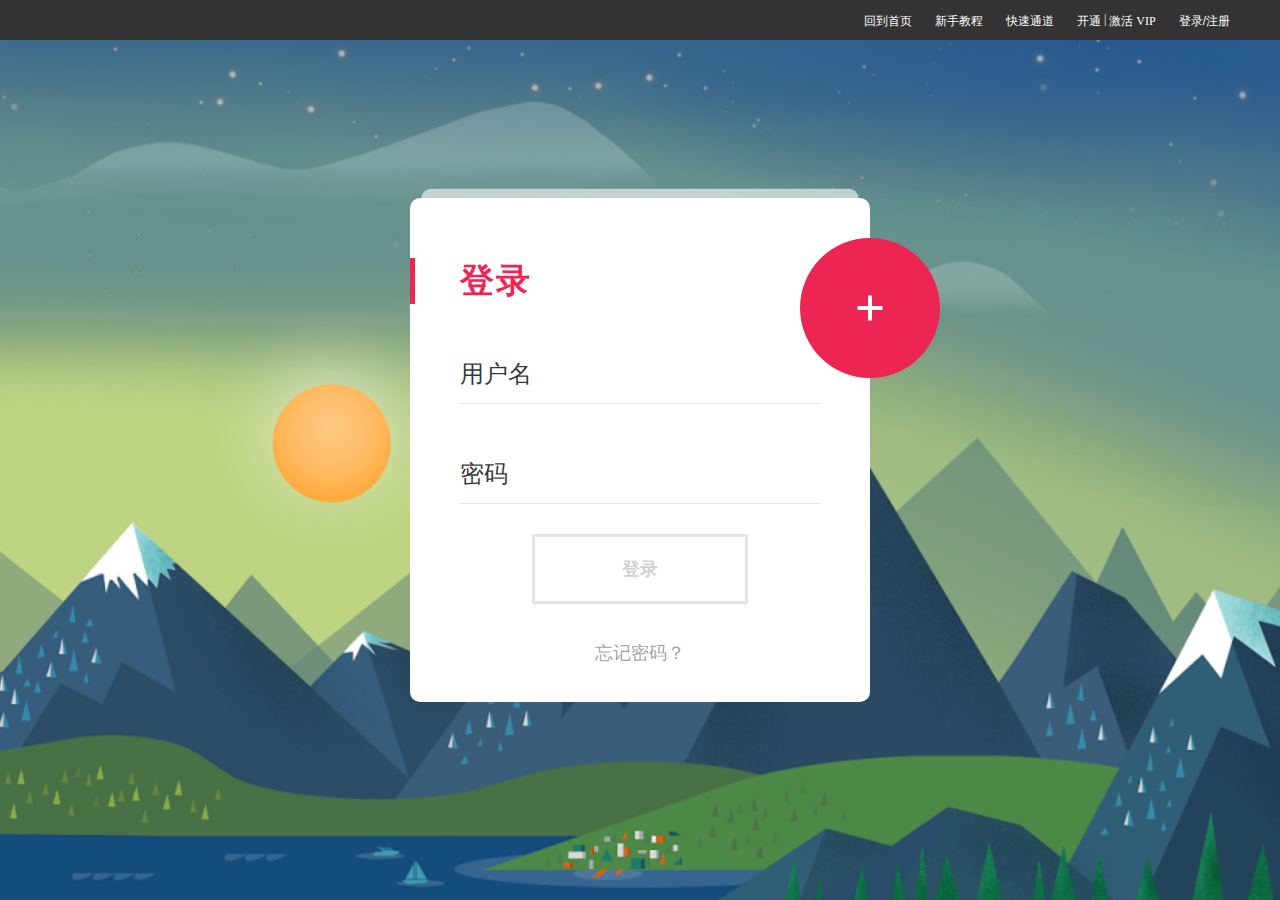
<file: src/main/resources/templates/login.html>
<!DOCTYPE html>
<html xmlns:th="http://www.thymeleaf.org" xmlns:layout="http://www.ultrag.net" xmlns:sec="http://www.thymeleaf.org/thymeleaf-extras-springsecurity4">
	<head>
		<meta charset="UTF-8">
		<title>登录注册</title>
		<link rel="stylesheet" href="css/font-awesome-4.7.0/css/font-awesome.min.css">
		<link rel="stylesheet" href="css/style.css">
		<link rel="stylesheet" href="./高考志愿汇/ipin-ico.css">
		<link rel="stylesheet" href="./高考志愿汇/base.css">
		<link rel="stylesheet" href="./高考志愿汇/index.css">
		<link rel="stylesheet" href="./高考志愿汇/scorePane.css">
	</head>
	<body>
		<div class="g-head">
			<common-head></common-head>
		</div>
		<div class="materialContainer">
			<div class="box">
				<form id="login" onsubmit="return false;">
					<div class="title">登录</div>
					<div class="input">
						<label for="name">用户名</label>
						<input type="text" name="username" id="name">
						<span class="spin"></span>
					</div>
					<div class="input">
						<label for="pass">密码</label>
						<input type="password" name="userpwd" id="pass">
						<span class="spin"></span>
					</div>
					<div class="button login">
						<button type="submit" id="btn-submit">
							<span>登录</span>
							<i class="fa fa-check"></i>
						</button>
					</div>
					<a href="javascript:" class="pass-forgot">忘记密码？</a>
			</div>


			</form>
			<div class="overbox">
				<form id="register" onsubmit="return false;">
					<div class="material-button alt-2">
						<span class="shape"></span>
					</div>
					<div class="title">注册</div>
					<div class="input">
						<label for="regname">用户名</label>
						<input type="text" name="username" id="regname">
						<span class="spin"></span>
					</div>
					<div class="input">
						<label for="regpass">密码</label>
						<input type="password" name="userpwd" id="regpass">
						<span class="spin"></span>
					</div>
					<div class="input">
						<label for="reregpass">确认密码</label>
						<input type="password" name="reuserpwd" id="reregpass">
						<span class="spin"></span>
					</div>
					<div class="button">
						<button type="submit" id="btn-submit">
							<span>注册</span>
						</button>
					</div>
				</form>
			</div>

		</div>
		<script src="js/jquery.min.js"></script>
		<script type="text/javascript" src="js/vue.min.js"></script>
		<script type="text/javascript" src="js/commit.js"></script>
		<script src="js/index.js"></script>
	</body>
</html>
</file>
<file: src/main/resources/templates/css/style.css>
.box {
   position: relative;
   top: 0;
   opacity: 1;
   float: left;
   padding: 60px 50px 40px 50px;
   width: 100%;
   background: #fff;
   border-radius: 10px;
   transform: scale(1);
   -webkit-transform: scale(1);
   -ms-transform: scale(1);
   z-index: 5;
}

.box.back {
   transform: scale(.95);
   -webkit-transform: scale(.95);
   -ms-transform: scale(.95);
   top: -20px;
   opacity: .8;
   z-index: -1;
}

.box:before {
   content: "";
   width: 100%;
   height: 30px;
   border-radius: 10px;
   position: absolute;
   top: -10px;
   background: rgba(255, 255, 255, .6);
   left: 0;
   transform: scale(.95);
   -webkit-transform: scale(.95);
   -ms-transform: scale(.95);
   z-index: -1;
}

.overbox .title {
   color: #fff;
}

.overbox .title:before {
   background: #fff;
}

.title {
   width: 100%;
   float: left;
   line-height: 46px;
   font-size: 34px;
   font-weight: 700;
   letter-spacing: 2px;
   color: #ED2553;
   position: relative;
}

.title:before {
   content: "";
   width: 5px;
   height: 100%;
   position: absolute;
   top: 0;
   left: -50px;
   background: #ED2553;
}

.input,
.input label,
.input input,
.input .spin,
.button,
.button button .button.login button i.fa,
.material-button .shape:before,
.material-button .shape:after,
.button.login button {
   transition: 300ms cubic-bezier(.4, 0, .2, 1);
   -webkit-transition: 300ms cubic-bezier(.4, 0, .2, 1);
   -ms-transition: 300ms cubic-bezier(.4, 0, .2, 1);
}

.material-button,
.alt-2,
.material-button .shape,
.alt-2 .shape,
.box {
   transition: 400ms cubic-bezier(.4, 0, .2, 1);
   -webkit-transition: 400ms cubic-bezier(.4, 0, .2, 1);
   -ms-transition: 400ms cubic-bezier(.4, 0, .2, 1);
}

.input,
.input label,
.input input,
.input .spin,
.button,
.button button {
   width: 100%;
   float: left;
}

.input,
.button {
   margin-top: 30px;
   height: 70px;
}

.input,
.input input,
.button,
.button button {
   position: relative;
}

.input input {
   height: 60px;
   top: 10px;
   border: none;
   background: transparent;
}

.input input,
.input label,
.button button {
   font-family: 'Roboto', sans-serif;
   font-size: 24px;
   color: rgba(0, 0, 0, 0.8);
   font-weight: 300;
}

.input:before,
.input .spin {
   width: 100%;
   height: 1px;
   position: absolute;
   bottom: 0;
   left: 0;
}

.input:before {
   content: "";
   background: rgba(0, 0, 0, 0.1);
   z-index: 3;
}

.input .spin {
   background: #ED2553;
   z-index: 4;
   width: 0;
}

.overbox .input .spin {
   background: rgba(255, 255, 255, 1);
}

.overbox .input:before {
   background: rgba(255, 255, 255, 0.5);
}

.input label {
   position: absolute;
   top: 10px;
   left: 0;
   z-index: 2;
   cursor: pointer;
   line-height: 60px;
}

.button.login {
   width: 60%;
   left: 20%;
}

.button.login button,
.button button {
   width: 100%;
   line-height: 64px;
   left: 0%;
   background-color: transparent;
   border: 3px solid rgba(0, 0, 0, 0.1);
   font-weight: 900;
   font-size: 18px;
   color: rgba(0, 0, 0, 0.2);
}

.button.login {
   margin-top: 30px;
}

.button {
   margin-top: 20px;
}

.button button {
   background-color: #fff;
   color: #ED2553;
   border: none;
}

.button.login button.active {
   border: 3px solid transparent;
   color: #fff !important;
}

.button.login button.active span {
   opacity: 0;
   transform: scale(0);
   -webkit-transform: scale(0);
   -ms-transform: scale(0);
}

.button.login button.active i.fa {
   opacity: 1;
   transform: scale(1) rotate(-0deg);
   -webkit-transform: scale(1) rotate(-0deg);
   -ms-transform: scale(1) rotate(-0deg);
}

.button.login button i.fa {
   width: 100%;
   height: 100%;
   position: absolute;
   top: 0;
   left: 0;
   line-height: 60px;
   transform: scale(0) rotate(-45deg);
   -webkit-transform: scale(0) rotate(-45deg);
   -ms-transform: scale(0) rotate(-45deg);
}

.button.login button:hover {
   color: #ED2553;
   border-color: #ED2553;
}

.button {
   margin: 40px 0;
   overflow: hidden;
   z-index: 2;
}

.button button {
   cursor: pointer;
   position: relative;
   z-index: 2;
}

.pass-forgot {
   width: 100%;
   float: left;
   text-align: center;
   color: rgba(0, 0, 0, 0.4);
   font-size: 18px;
}

.click-efect {
   position: absolute;
   top: 0;
   left: 0;
   background: #ED2553;
   border-radius: 50%;
}

.overbox {
   width: 100%;
   height: 100%;
   position: absolute;
   top: 0;
   left: 0;
   overflow: inherit;
   border-radius: 10px;
   padding: 60px 50px 40px 50px;
}

.overbox .title,
.overbox .button,
.overbox .input {
   z-index: 111;
   position: relative;
   color: #fff !important;
   display: none;
}

.overbox .title {
   width: 80%;
}

.overbox .input {
   margin-top: 20px;
}

.overbox .input input,
.overbox .input label {
   color: #fff;
}

.overbox .material-button,
.overbox .material-button .shape,
.overbox .alt-2,
.overbox .alt-2 .shape {
   display: block;
}

.material-button,
.alt-2 {
   width: 140px;
   height: 140px;
   border-radius: 50%;
   background: #ED2553;
   position: absolute;
   top: 40px;
   right: -70px;
   cursor: pointer;
   z-index: 100;
   transform: translate(0%, 0%);
   -webkit-transform: translate(0%, 0%);
   -ms-transform: translate(0%, 0%);
}

.material-button .shape,
.alt-2 .shape {
   position: absolute;
   top: 0;
   right: 0;
   width: 100%;
   height: 100%;
}

.material-button .shape:before,
.alt-2 .shape:before,
.material-button .shape:after,
.alt-2 .shape:after {
   content: "";
   background: #fff;
   position: absolute;
   top: 50%;
   left: 50%;
   transform: translate(-50%, -50%) rotate(360deg);
   -webkit-transform: translate(-50%, -50%) rotate(360deg);
   -ms-transform: translate(-50%, -50%) rotate(360deg);
}

.material-button .shape:before,
.alt-2 .shape:before {
   width: 25px;
   height: 4px;
}

.material-button .shape:after,
.alt-2 .shape:after {
   height: 25px;
   width: 4px;
}

.material-button.active,
.alt-2.active {
   top: 50%;
   right: 50%;
   transform: translate(50%, -50%) rotate(0deg);
   -webkit-transform: translate(50%, -50%) rotate(0deg);
   -ms-transform: translate(50%, -50%) rotate(0deg);
}

body {
   background-image: url(../images/bg.png);
   background-position: center;
   background-size: cover;
   background-repeat: no-repeat;
   min-height: 100vh;
   font-family: 'Roboto', sans-serif;
}

body,
html {
   overflow: hidden;
}

.materialContainer {
   width: 100%;
   max-width: 460px;
   position: absolute;
   top: 50%;
   left: 50%;
   transform: translate(-50%, -50%);
   -webkit-transform: translate(-50%, -50%);
   -ms-transform: translate(-50%, -50%);
}

*,
*:after,
*::before {
   -webkit-box-sizing: border-box;
   -moz-box-sizing: border-box;
   box-sizing: border-box;
   margin: 0;
   padding: 0;
   text-decoration: none;
   list-style-type: none;
   outline: none;
}
</file>
<file: src/main/resources/templates/高考志愿汇/ipin-ico.css>
/* Generated by grunt-webfont */


@font-face {
	font-family:"ipin-ico";
	src:url("ipin-ico.eot?112a4f9a80d38f47af4f4f7b32225654");
	src:url("ipin-ico.eot?#iefix") format("embedded-opentype"),
		url("ipin-ico.woff2?112a4f9a80d38f47af4f4f7b32225654") format("woff2"),
		url("ipin-ico.woff?112a4f9a80d38f47af4f4f7b32225654") format("woff"),
		url("ipin-ico.ttf?112a4f9a80d38f47af4f4f7b32225654") format("truetype");
	font-weight:normal;
	font-style:normal;
}

.ipo {
	
		font-family:"ipin-ico";
	
	display:inline-block;
	vertical-align:middle;
	line-height:1;
	font-weight:normal;
	font-style:normal;
	speak:none;
	text-decoration:inherit;
	text-transform:none;
	text-rendering:auto;
	-webkit-font-smoothing:antialiased;
	-moz-osx-font-smoothing:grayscale;
}


/* Icons */


.ipin-ico-checked:before {
	content:"\f101";
}


.ipin-ico-close:before {
	content:"\f102";
}


.ipin-ico-colldown:before {
	content:"\f103";
}


.ipin-ico-collup:before {
	content:"\f104";
}


.ipin-ico-delete:before {
	content:"\f105";
}


.ipin-ico-down:before {
	content:"\f106";
}


.ipin-ico-download:before {
	content:"\f107";
}


.ipin-ico-droparrow:before {
	content:"\f108";
}


.ipin-ico-export:before {
	content:"\f109";
}


.ipin-ico-faq:before {
	content:"\f10a";
}


.ipin-ico-iconadd:before {
	content:"\f10b";
}


.ipin-ico-icontips:before {
	content:"\f10c";
}


.ipin-ico-left:before {
	content:"\f10d";
}


.ipin-ico-message:before {
	content:"\f10e";
}


.ipin-ico-pan:before {
	content:"\f10f";
}


.ipin-ico-phone:before {
	content:"\f110";
}


.ipin-ico-qq:before {
	content:"\f111";
}


.ipin-ico-right:before {
	content:"\f112";
}


.ipin-ico-save:before {
	content:"\f113";
}


.ipin-ico-share:before {
	content:"\f114";
}


.ipin-ico-start:before {
	content:"\f115";
}


.ipin-ico-taobao:before {
	content:"\f116";
}


.ipin-ico-threeline:before {
	content:"\f117";
}


.ipin-ico-up:before {
	content:"\f118";
}


.ipin-ico-up2:before {
	content:"\f119";
}


.ipin-ico-uparrow:before {
	content:"\f11a";
}


.ipin-ico-v:before {
	content:"\f11b";
}


.ipin-ico-wechat-pay:before {
	content:"\f11c";
}


.ipin-ico-wx:before {
	content:"\f11d";
}


.ipin-ico-zfb:before {
	content:"\f11e";
}
</file>
<file: src/main/resources/templates/高考志愿汇/base.css>
.win-pop .inner .hd:before,.win-pop .inner .row:before,.win-pop .inner .row .btn-group:before,.win-pop .inner .hd:after,.win-pop .inner .row:after,.win-pop .inner .row .btn-group:after {
	display: table;
	content: ""
}

.win-pop .inner .hd:after,.win-pop .inner .row:after,.win-pop .inner .row .btn-group:after {
	clear: both
}

.f-p0 {
	padding: 0px !important
}

.f-pl0 {
	padding-left: 0px !important
}

.f-pr0 {
	padding-right: 0px !important
}

.f-pt0 {
	padding-top: 0px !important
}

.f-pb0 {
	padding-bottom: 0px !important
}

.f-m0 {
	margin: 0px !important
}

.f-ml0 {
	margin-left: 0px !important
}

.f-mr0 {
	margin-right: 0px !important
}

.f-mt0 {
	margin-top: 0px !important
}

.f-mb0 {
	margin-bottom: 0px !important
}

.f-p5 {
	padding: 5px !important
}

.f-pl5 {
	padding-left: 5px !important
}

.f-pr5 {
	padding-right: 5px !important
}

.f-pt5 {
	padding-top: 5px !important
}

.f-pb5 {
	padding-bottom: 5px !important
}

.f-m5 {
	margin: 5px !important
}

.f-ml5 {
	margin-left: 5px !important
}

.f-mr5 {
	margin-right: 5px !important
}

.f-mt5 {
	margin-top: 5px !important
}

.f-mb5 {
	margin-bottom: 5px !important
}

.f-p10 {
	padding: 10px !important
}

.f-pl10 {
	padding-left: 10px !important
}

.f-pr10 {
	padding-right: 10px !important
}

.f-pt10 {
	padding-top: 10px !important
}

.f-pb10 {
	padding-bottom: 10px !important
}

.f-m10 {
	margin: 10px !important
}

.f-ml10 {
	margin-left: 10px !important
}

.f-mr10 {
	margin-right: 10px !important
}

.f-mt10 {
	margin-top: 10px !important
}

.f-mb10 {
	margin-bottom: 10px !important
}

.f-p15 {
	padding: 15px !important
}

.f-pl15 {
	padding-left: 15px !important
}

.f-pr15 {
	padding-right: 15px !important
}

.f-pt15 {
	padding-top: 15px !important
}

.f-pb15 {
	padding-bottom: 15px !important
}

.f-m15 {
	margin: 15px !important
}

.f-ml15 {
	margin-left: 15px !important
}

.f-mr15 {
	margin-right: 15px !important
}

.f-mt15 {
	margin-top: 15px !important
}

.f-mb15 {
	margin-bottom: 15px !important
}

.f-p20 {
	padding: 20px !important
}

.f-pl20 {
	padding-left: 20px !important
}

.f-pr20 {
	padding-right: 20px !important
}

.f-pt20 {
	padding-top: 20px !important
}

.f-pb20 {
	padding-bottom: 20px !important
}

.f-m20 {
	margin: 20px !important
}

.f-ml20 {
	margin-left: 20px !important
}

.f-mr20 {
	margin-right: 20px !important
}

.f-mt20 {
	margin-top: 20px !important
}

.f-mb20 {
	margin-bottom: 20px !important
}

.f-p25 {
	padding: 25px !important
}

.f-pl25 {
	padding-left: 25px !important
}

.f-pr25 {
	padding-right: 25px !important
}

.f-pt25 {
	padding-top: 25px !important
}

.f-pb25 {
	padding-bottom: 25px !important
}

.f-m25 {
	margin: 25px !important
}

.f-ml25 {
	margin-left: 25px !important
}

.f-mr25 {
	margin-right: 25px !important
}

.f-mt25 {
	margin-top: 25px !important
}

.f-mb25 {
	margin-bottom: 25px !important
}

.f-p30 {
	padding: 30px !important
}

.f-pl30 {
	padding-left: 30px !important
}

.f-pr30 {
	padding-right: 30px !important
}

.f-pt30 {
	padding-top: 30px !important
}

.f-pb30 {
	padding-bottom: 30px !important
}

.f-m30 {
	margin: 30px !important
}

.f-ml30 {
	margin-left: 30px !important
}

.f-mr30 {
	margin-right: 30px !important
}

.f-mt30 {
	margin-top: 30px !important
}

.f-mb30 {
	margin-bottom: 30px !important
}

.f-p35 {
	padding: 35px !important
}

.f-pl35 {
	padding-left: 35px !important
}

.f-pr35 {
	padding-right: 35px !important
}

.f-pt35 {
	padding-top: 35px !important
}

.f-pb35 {
	padding-bottom: 35px !important
}

.f-m35 {
	margin: 35px !important
}

.f-ml35 {
	margin-left: 35px !important
}

.f-mr35 {
	margin-right: 35px !important
}

.f-mt35 {
	margin-top: 35px !important
}

.f-mb35 {
	margin-bottom: 35px !important
}

.f-p40 {
	padding: 40px !important
}

.f-pl40 {
	padding-left: 40px !important
}

.f-pr40 {
	padding-right: 40px !important
}

.f-pt40 {
	padding-top: 40px !important
}

.f-pb40 {
	padding-bottom: 40px !important
}

.f-m40 {
	margin: 40px !important
}

.f-ml40 {
	margin-left: 40px !important
}

.f-mr40 {
	margin-right: 40px !important
}

.f-mt40 {
	margin-top: 40px !important
}

.f-mb40 {
	margin-bottom: 40px !important
}

.f-p45 {
	padding: 45px !important
}

.f-pl45 {
	padding-left: 45px !important
}

.f-pr45 {
	padding-right: 45px !important
}

.f-pt45 {
	padding-top: 45px !important
}

.f-pb45 {
	padding-bottom: 45px !important
}

.f-m45 {
	margin: 45px !important
}

.f-ml45 {
	margin-left: 45px !important
}

.f-mr45 {
	margin-right: 45px !important
}

.f-mt45 {
	margin-top: 45px !important
}

.f-mb45 {
	margin-bottom: 45px !important
}

.f-p50 {
	padding: 50px !important
}

.f-pl50 {
	padding-left: 50px !important
}

.f-pr50 {
	padding-right: 50px !important
}

.f-pt50 {
	padding-top: 50px !important
}

.f-pb50 {
	padding-bottom: 50px !important
}

.f-m50 {
	margin: 50px !important
}

.f-ml50 {
	margin-left: 50px !important
}

.f-mr50 {
	margin-right: 50px !important
}

.f-mt50 {
	margin-top: 50px !important
}

.f-mb50 {
	margin-bottom: 50px !important
}

.f-p80 {
	padding: 80px !important
}

.f-pl80 {
	padding-left: 80px !important
}

.f-pr80 {
	padding-right: 80px !important
}

.f-pt80 {
	padding-top: 80px !important
}

.f-pb80 {
	padding-bottom: 80px !important
}

.f-m80 {
	margin: 80px !important
}

.f-ml80 {
	margin-left: 80px !important
}

.f-mr80 {
	margin-right: 80px !important
}

.f-mt80 {
	margin-top: 80px !important
}

.f-mb80 {
	margin-bottom: 80px !important
}

.f-p130 {
	padding: 130px !important
}

.f-pl130 {
	padding-left: 130px !important
}

.f-pr130 {
	padding-right: 130px !important
}

.f-pt130 {
	padding-top: 130px !important
}

.f-pb130 {
	padding-bottom: 130px !important
}

.f-m130 {
	margin: 130px !important
}

.f-ml130 {
	margin-left: 130px !important
}

.f-mr130 {
	margin-right: 130px !important
}

.f-mt130 {
	margin-top: 130px !important
}

.f-mb130 {
	margin-bottom: 130px !important
}

.clearfix {
	*zoom: 1
}

.clearfix:before,.clearfix:after {
	display: table;
	content: ""
}

.clearfix:after {
	clear: both
}

.clear {
	*zoom: 1
}

.clear:before,.clear:after {
	display: table;
	content: ""
}

.clear:after {
	clear: both
}

.hide,.hidden {
	display: none !important;
	visibility: hidden !important
}

.fr {
	float: right !important
}

.fl {
	float: left !important
}

.mask {
	position: fixed;
	top: 0;
	left: 0;
	right: 0;
	bottom: 0;
	background-color: #000;
	filter: alpha(opacity=20);
	opacity: 0.2;
	_position: absolute;
	z-index: 9999
}

.content {
	width: 1200px;
	margin: 0 auto;
	position: relative;
	color: #333
}

html,body,div,span,applet,object,iframe,h1,h2,h3,h4,h5,h6,p,blockquote,pre,a,abbr,acronym,address,big,cite,code,del,dfn,em,img,ins,kbd,q,s,samp,small,strike,strong,sub,sup,tt,var,b,u,i,center,dl,dt,dd,ol,ul,li,fieldset,form,label,legend,table,caption,tbody,tfoot,thead,tr,th,td,article,aside,canvas,details,embed,figure,figcaption,footer,header,hgroup,menu,nav,output,ruby,section,summary,time,mark,audio,video {
	margin: 0;
	padding: 0;
	border: 0;
	font: inherit;
	font-size: 100%;
	vertical-align: baseline
}

html {
	width: 100%;
	line-height: 1;
	font-family: arial,"microsoft yahei",verdana, simsun;
	-webkit-text-size-adjust: 100%;
	-ms-text-size-adjust: 100%
}

body {
	background-color: #fff;
	font-size: 12px;
	font-family: "Microsoft Yahei" !important
}

h1,h2,h3,h4,h5,h6 {
	font-weight: 100
}

article,aside,details,figcaption,figure,footer,header,hgroup,main,menu,nav,section,summary {
	display: block
}

audio,canvas,video {
	display: inline-block
}

audio:not([controls]) {
	display: none;
	height: 0
}

abbr[title] {
	border-bottom: 1px dotted
}

b,strong {
	font-weight: bold
}

dfn {
	font-style: italic
}

hr {
	-moz-box-sizing: content-box;
	box-sizing: content-box;
	height: 0
}

mark {
	background: #ff0;
	color: #000
}

code,kbd,pre,samp {
	font-family: monospace,serif;
	font-size: 1em
}

pre {
	white-space: pre-wrap
}

q,blockquote {
	quotes: "\201C" "\201D" "\2018" "\2019"
}

q:before,q:after,blockquote:before,blockquote:after {
	content: "";
	content: none
}

small {
	font-size: 80%
}

sub,sup {
	font-size: 75%;
	line-height: 0;
	position: relative;
	vertical-align: baseline
}

sup {
	top: -0.5em
}

sub {
	bottom: -0.25em
}

svg:not(:root) {
	overflow: hidden
}

li,ol,dl,dt,dd {
	list-style: none
}

i,em,u,s {
	font-style: normal
}

img {
	border: 0;
	vertical-align: top
}

table {
	border-collapse: collapse;
	border-spacing: 0
}

caption,th,td {
	text-align: left;
	font-weight: normal;
	vertical-align: middle
}

legend {
	border: 0;
	padding: 0
}

textarea {
	overflow: auto;
	vertical-align: top
}

optgroup {
	font-style: normal
}

button,input,select,textarea {
	font-family: inherit;
	font-size: 100%;
	margin: 0;
	outline: none
}

button,input {
	line-height: normal
}

button,select {
	text-transform: none
}

button,input[type="button"],input[type="reset"],input[type="submit"] {
	-webkit-appearance: button;
	cursor: pointer
}

button[disabled],input[disabled] {
	cursor: default
}

button::-moz-focus-inner,input::-moz-focus-inner {
	border: 0;
	padding: 0
}

input {
	border: 0;
	font-family: arial,"microsoft yahei",verdana, simsun;
	outline: none
}

input[type="checkbox"],input[type="radio"] {
	box-sizing: border-box;
	padding: 0
}

input[type="search"] {
	-webkit-appearance: textfield;
	-moz-box-sizing: content-box;
	-webkit-box-sizing: content-box;
	box-sizing: content-box
}

input[type="search"]::-webkit-search-cancel-button,input[type="search"]::-webkit-search-decoration {
	-webkit-appearance: none
}

input::-webkit-input-placeholder,textarea::-webkit-input-placeholder {
	font-size: 14px;
	color: #ccc !important
}

input:-moz-placeholder,textarea:-moz-input-placeholder {
	font-size: 14px;
	color: #ccc !important
}

input::-moz-placeholder,textarea::-moz-input-placeholder {
	font-size: 14px;
	color: #ccc !important
}

input:-ms-input-placeholder,textarea:-ms-input-placeholder {
	font-size: 14px;
	color: #ccc !important
}

input:-webkit-autofill,textarea:-webkit-autofill,select:-webkit-autofill {
	background-color: #fff !important
}

a {
	color: #333;
	border: none;
	text-decoration: none;
	font-family: arial,"microsoft yahei",verdana, simsun
}

a:focus {
	outline: 0
}

a:active,a:hover {
	outline: 0
}[hidden] {
	display: none
}

body {
	min-width: 1200px
}

.pop {
	position: absolute;
	z-index: 10000;
	*zoom: 1;
	width: 480px
}

.pop:before,.pop:after {
	display: table;
	content: ""
}

.pop:after {
	clear: both
}

.pop .bg {
	background: #f4f4f4;
	height: 100%
}

.pop .bd {
	height: 80px
}

.pos-ststic {
	position: static !important
}

.win-fixed {
	left: 50%;
	top: 50%;
	position: fixed;
	_position: absolute
}

.iframeMask {
	opacity: 0;
	z-index: 9998;
	filter: alpha(opacity=0)
}

.bnt {
	display: inline-block;
	vertical-align: middle;
	*vertical-align: auto;
	*zoom: 1;
	*display: inline;
	height: 30px;
	color: #fff;
	line-height: 30px;
	background: #ff7e00;
	text-align: center;
	padding: 0px 10px;
	text-decoration: none;
	vertical-align: middle;
	-moz-border-radius: 2px;
	-webkit-border-radius: 2px;
	border-radius: 2px;
	-moz-box-shadow: 0px 1px 1px #ff7e00;
	-webkit-box-shadow: 0px 1px 1px #ff7e00;
	box-shadow: 0px 1px 1px #ff7e00
}

.bnt:hover {
	background: #ff7e00
}

.bnt:active {
	-moz-box-shadow: 0px -1px 1px #ff7e00;
	-webkit-box-shadow: 0px -1px 1px #ff7e00;
	box-shadow: 0px -1px 1px #ff7e00
}

.bnt-lg {
	height: 35px;
	line-height: 35px;
	padding: 0px 25px;
	font-size: 14px
}

.bnt-weibo {
	background: #eb6767;
	-moz-box-shadow: 0px 1px 1px #b91d1d;
	-webkit-box-shadow: 0px 1px 1px #b91d1d;
	box-shadow: 0px 1px 1px #b91d1d
}

.bnt-weibo:hover {
	background: #f48181;
	-moz-box-shadow: 0px 1px 1px #cd3d3d;
	-webkit-box-shadow: 0px 1px 1px #cd3d3d;
	box-shadow: 0px 1px 1px #cd3d3d
}

.bnt-weibo:active {
	background: #db5858;
	-moz-box-shadow: 0px -1px 1px #a80808;
	-webkit-box-shadow: 0px -1px 1px #a80808;
	box-shadow: 0px -1px 1px #a80808
}

.bnt-qq {
	background: #58c1ec;
	-moz-box-shadow: 0px 1px 1px #0e9fcd;
	-webkit-box-shadow: 0px 1px 1px #0e9fcd;
	box-shadow: 0px 1px 1px #0e9fcd
}

.bnt-qq:hover {
	background: #76d0f5;
	-moz-box-shadow: 0px 1px 1px #3da4ca;
	-webkit-box-shadow: 0px 1px 1px #3da4ca;
	box-shadow: 0px 1px 1px #3da4ca
}

.bnt-qq:active {
	background: #4eacd1;
	-moz-box-shadow: 0px -1px 1px #0087b1;
	-webkit-box-shadow: 0px -1px 1px #0087b1;
	box-shadow: 0px -1px 1px #0087b1
}



.bnt-cancel {
	background: #f8f8f6;
	color: #666;
	-moz-box-shadow: 0 2px 1px #B5C6D8,1px 0 1px #B5C6D8,-1px 0 1px #B5C6D8,0px -1px 1px #B5C6D8;
	-webkit-box-shadow: 0 2px 1px #B5C6D8,1px 0 1px #B5C6D8,-1px 0 1px #B5C6D8,0px -1px 1px #B5C6D8;
	box-shadow: 0 2px 1px #B5C6D8,1px 0 1px #B5C6D8,-1px 0 1px #B5C6D8,0px -1px 1px #B5C6D8
}

.bnt-cancel:hover {
	background: #f4f4f1;
	-moz-box-shadow: 0 2px 2px #7bb3e0,1px 0 1px #7bb3e0,-1px 0 1px #7bb3e0,0px -1px 1px #7bb3e0;
	-webkit-box-shadow: 0 2px 2px #7bb3e0,1px 0 1px #7bb3e0,-1px 0 1px #7bb3e0,0px -1px 1px #7bb3e0;
	box-shadow: 0 2px 2px #7bb3e0,1px 0 1px #7bb3e0,-1px 0 1px #7bb3e0,0px -1px 1px #7bb3e0
}

.bnt-cancel:active {
	background: #f4f4f1;
	-moz-box-shadow: 0px 1px 1px #7393ad,1px 0 1px #7393ad,-1px 0 1px #7393ad,0px -2px 2px #7393ad;
	-webkit-box-shadow: 0px 1px 1px #7393ad,1px 0 1px #7393ad,-1px 0 1px #7393ad,0px -2px 2px #7393ad;
	box-shadow: 0px 1px 1px #7393ad,1px 0 1px #7393ad,-1px 0 1px #7393ad,0px -2px 2px #7393ad
}

.bnt-disable {
	background: #999999;
	color: #fff;
	cursor: no-drop;
	-moz-box-shadow: 0px 2px 2px #999;
	-webkit-box-shadow: 0px 2px 2px #999;
	box-shadow: 0px 2px 2px #999
}

.bnt-disable:hover {
	color: #fff;
	background: #999999;
	-moz-box-shadow: 0px 2px 2px #999;
	-webkit-box-shadow: 0px 2px 2px #999;
	box-shadow: 0px 2px 2px #999
}

.bnt-disable:active {
	color: #fff;
	background: #999999;
	-moz-box-shadow: 0px 2px 2px #999;
	-webkit-box-shadow: 0px 2px 2px #999;
	box-shadow: 0px 2px 2px #999
}

.tips {
	position: absolute;
	top: 200px;
	left: 200px;
	width: 120px;
	background: rgba(0,0,0,0.7);
	filter: progid:DXImageTransform.Microsoft.gradient(startColorstr=#80000000,endColorstr=#80000000);
	border-radius: 6px;
	color: #ddd;
	line-height: 1.2;
	padding: 16px 8px;
	text-align: center;
	z-index: 20000
}

.tips .txt {
	font-size: 14px
}



.bigTip {
	width: 400px;
	height: 72px;
	padding: 20px
}

.bigTip span {
	display: inline-block;
	vertical-align: middle;
	font-size: 24px;
	line-height: 72px
}

.bigTip .tip-icon {
	display: inline-block;
	width: 32px;
	height: 32px;
	margin-right: 12px
}

.input-pop {
	height: 240px;
	width: 480px
}

.input-pop .bd {
	padding: 50px 60px 40px 50px;
	width: 370px;
	height: 150px
}

.input-pop .bd .txt {
	font-size: 16px;
	color: #666;
	line-height: 50px;
	vertical-align: middle
}

.input-pop .bd .input {
	margin-top: 10px
}

.input-pop .bd .input input {
	border-radius: 5px;
	border: 2px solid #e1e1e1;
	padding: 7px 0 7px 10px;
	width: 230px;
	height: 14px;
	vertical-align: middle;
	color: #ccc
}

.input-pop .bd .input input:focus,.input-pop .bd .input input.focus {
	color: #666
}

.input-pop .bd .input .bnt {
	vertical-align: top;
	margin-left: 10px
}

.input-pop .bd .input .error {
	border-color: #f27e51
}

.input-pop .bd .bnt-area {
	margin-top: 25px;
	text-align: center
}

.input-pop .bd .bnt-area .bnt {
	width: 90px;
	padding: 0px
}

.input-pop .bd .bnt-area .bnt-cancel {
	margin-left: 50px
}

.need-login {
	height: 240px;
	width: 480px
}

.need-login .bd {
	padding: 60px 70px 60px 55px;
	height: 120px;
	width: 355px;
	text-align: center
}

.need-login .bd .txt {
	margin-top: 20px;
	font-size: 16px;
	color: #666
}

.need-login .bd .txt img {
	margin-right: 10px;
	vertical-align: middle;
	-moz-border-radius: 3px;
	-webkit-border-radius: 3px;
	border-radius: 3px
}

.need-login .bd .bnt-area {
	margin-top: 50px
}

.need-login .bd .bnt-area .bnt {
	padding: 0 20px
}

.need-login .bd .bnt-area .bnt-weibo {
	margin-right: 45px
}

.win-msgbox {
	height: 200px;
	width: 350px;
	margin-left: -175px;
	margin-top: -100px
}

.win-msgbox .gr,.win-msgbox .gl {
	background: none
}

.win-msgbox .bg {
	padding: 0 15px 0 35px;
	overflow: hidden;
	background: #fff
}

.win-msgbox .hd {
	display: none
}

.win-msgbox .bd {
	height: 80px;
	width: 300px;
	padding: 60px 0 0 10px
}

.win-msgbox .bd .msgContent {
	float: left;
	width: 245px;
	word-break: break-all;
	margin-left: 5px;
	line-height: 1.5;
	font-size: 16px
}

.win-msgbox .bd .icon {
	margin-top: -5px;
	width: 30px;
	height: 30px;
	float: left
}


.win-msgbox .fd {
	margin: 5px 0 15px;
	height: 30px;
	text-align: right
}

.win-msgbox .fd a {
	margin-right: 10px;
	display: inline-block;
	height: 26px;
	overflow: hidden;
	position: relative;
	text-align: center;
	vertical-align: middle;
	-moz-border-radius: 4px;
	-webkit-border-radius: 4px;
	border-radius: 4px;
	text-align: center;
	-moz-box-shadow: 0 2px 0 #3372a6;
	-webkit-box-shadow: 0 2px 0 #3372a6;
	box-shadow: 0 2px 0 #3372a6;
	border: 1px solid #4499dd;
	background: #4499dd
}

.win-msgbox .fd a:hover {
	background: #64a7de;
	-moz-box-shadow: 0 2px 0 #4b7da6;
	-webkit-box-shadow: 0 2px 0 #4b7da6;
	box-shadow: 0 2px 0 #4b7da6
}

.win-msgbox .fd a:active {
	background: #3f8dcc;
	-moz-box-shadow: 0 -2px 0 #2f6999;
	-webkit-box-shadow: 0 -2px 0 #2f6999;
	box-shadow: 0 -2px 0 #2f6999
}

.win-msgbox .fd a span {
	display: inline-block;
	height: 26px;
	font-size: 14px;
	line-height: 26px;
	border: 0 none;
	color: #FFF !important;
	text-decoration: none !important;
	background: transparent;
	outline: 0 none;
	font-family: \5fae\8f6f\96c5\9ed1
}

.win-msgbox .fd a span {
	padding: 0 8px
}

.win-msgbox .fd #pin_bnt_cancel {
	background: #f8f8f6;
	height: 27px;
	border: 1px solid #B5C6D8;
	-moz-box-shadow: 0 1px 0px #B5C6D8;
	-webkit-box-shadow: 0 1px 0px #B5C6D8;
	box-shadow: 0 1px 0px #B5C6D8
}

.win-msgbox .fd #pin_bnt_cancel span {
	color: #666 !important
}

.win-msgbox .fd #pin_bnt_cancel:hover {
	background: #f4f4f1;
	border: 1px solid #7bb3e0;
	-moz-box-shadow: 0 1px 0px #7bb3e0;
	-webkit-box-shadow: 0 1px 0px #7bb3e0;
	box-shadow: 0 1px 0px #7bb3e0
}

.win-msgbox .fd #pin_bnt_cancel:active {
	background: #f4f4f1;
	border: 1px solid #7393ad;
	-moz-box-shadow: 0px -1px 0 #7393ad;
	-webkit-box-shadow: 0px -1px 0 #7393ad;
	box-shadow: 0px -1px 0 #7393ad
}

.big-win-msgbox .bd .txt {
	font-size: 16px;
	line-height: 1.1
}

.big-win-msgbox .bd .txt img {
	margin-right: 10px;
	vertical-align: middle
}

.auto-complete {
	max-height: 221px;
	overflow-y: auto;
	overflow-x: hidden;
	display: none;
	position: absolute;
	top: 27px;
	left: -2px;
	padding: 0px;
	margin: 0px;
	background: #fff;
	border-top: 0 none !important;
	width: 100%
}

.auto-complete li {
	white-space: pre;
	text-indent: 15px;
	cursor: pointer;
	height: 22px;
	line-height: 22px;
	font-size: 12px;
	text-align: left;
	border: 0 none;
	overflow: hidden;
	text-overflow: ellipsis;
	white-space: pre
}

.auto-complete li.first {
	border-top: 1px solid #eee
}

.auto-complete li:hover,.auto-complete li.hover {
	background: #6997d8;
	color: #fff
}

.confirm-pop {
	height: 240px;
	width: 480px
}

.confirm-pop .bd {
	padding: 50px 60px 40px 50px;
	width: 370px;
	height: 150px
}

.confirm-pop .bd .conpany-icon {
	vertical-align: baseline
}

.confirm-pop .bd .txt {
	font-size: 16px;
	overflow: hidden;
	text-overflow: ellipsis;
	white-space: pre
}

.confirm-pop .bd .txt span {
	color: #49d;
	margin-left: 5px
}

.confirm-pop .bd .bnt-area {
	margin-top: 55px;
	text-align: center
}

.confirm-pop .bd .bnt-area .bnt {
	padding: 0 20px
}

.confirm-pop .bd .bnt-area .bnt-cancel {
	margin-left: 50px
}

.mar-t0 {
	margin-top: 0 !important
}

.mar-t-10 {
	margin-top: -10px !important
}

.inp-tip {
	border-color: #f66 !important
}

.pop-dialog {
	z-index: 1050;
	position: fixed;
	width: 500px;
	top: 122px;
	left: 50%;
	margin-left: -250px
}

.win-pop {
	background: #fff;
	border: none;
	box-shadow: 0px 6px 20px rgba(0,0,0,0.4);
	border-radius: 10px
}

.win-pop .inner {
	padding: 40px 70px;
	border-radius: 10px
}

.win-pop .inner .hd {
	position: relative;
	margin-bottom: 20px
}

.win-pop .inner .hd h3 {
	color: #333;
	font-size: 24px
}

.win-pop .inner .hd .suc-wrap {
	text-align: center
}

.win-pop .inner .hd .rgt {
	float: right
}

.win-pop .inner .hd .rgt a {
	color: #00aff0
}

.win-pop .inner .hd .rgt a:hover {
	color: #009ae2
}

.win-pop .inner .hd .title {
	height: 40px;
	font-size: 24px;
	color: #333;
	text-align: center
}

.win-pop .inner .hd .title span {
	vertical-align: middle
}

.win-pop .inner .hd .icon {
	display: inline-block;
	vertical-align: middle;
	margin-right: 15px
}

.win-pop .inner .hd .suc-ico {
	height: 32px;
	width: 32px;
	background-position: 0 -194px
}

.win-pop .inner .hd .warn-ico {
	height: 32px;
	width: 32px;
	background-position: 0 -226px
}

.win-pop .inner .hd .btn-close {
	position: absolute;
	right: -60px;
	top: -30px;
	line-height: 0;
	font-size: 22px;
	text-align: center;
	line-height: 12px;
	color: #999
}

.win-pop .inner .hd .btn-close:hover {
	color: #333
}

.win-pop .inner .bd {
	position: relative;
	font-size: 14px;
	line-height: 24px;
	color: #828282
}

.win-pop .inner .bd .strong {
	color: #ff7e00
}

.win-pop .inner .bd .waringContent {
	padding: 15px;
	font-size: 14px;
	border-radius: 10px;
	border: 1px dashed #e4e4e4;
	line-height: 24px
}

.win-pop .inner .bd .waringContent .warning {
	color: #f74c53
}

.win-pop .inner .bd .wideContent {
	padding: 15px;
	margin: 20px auto;
	font-size: 14px;
	color: #333333;
	border: 1px dashed #e4e4e4
}

.win-pop .inner .bd .wideContent .label {
	color: #999999;
	margin-right: 35px
}

.win-pop .inner .bd .wideContent-act-tip {
	position: relative;
	top: 10px;
	line-height: 14px;
	font-size: 14px;
	text-align: center
}

.win-pop .inner .row {
	margin-bottom: 10px;
	position: relative
}

.win-pop .inner .row .ietip {
	line-height: 50px;
	color: #333;
	text-align: left;
	font-size: 14px;
	position: absolute;
	left: 50px;
	z-index: 888;
	color: #a9a9a9
}

.win-pop .inner .row .yzt {
	height: 50px
}

.win-pop .inner .row .input {
	border: 1px solid #f2f3f5;
	position: relative;
	padding: 0 10px 0 40px;
	background: #f2f3f5;
	overflow: hidden
}

.win-pop .inner .row .input:hover,.win-pop .inner .row .input.active {
	border-color: #e1e1e3;
	background-color: #fff
}

.win-pop .inner .row .input:hover .rg-wrap,.win-pop .inner .row .input:hover input,.win-pop .inner .row .input:hover .input-cover,.win-pop .inner .row .input.active .rg-wrap,.win-pop .inner .row .input.active input,.win-pop .inner .row .input.active .input-cover {
	background-color: #fff
}

.win-pop .inner .row .input.disabled {
	border-color: #f2f3f5 !important;
	background-color: #f2f3f5 !important
}

.win-pop .inner .row .input.disabled .rg-wrap,.win-pop .inner .row .input.disabled input {
	background-color: #f2f3f5 !important
}

.win-pop .inner .row .input .rg-wrap {
	position: absolute;
	height: 50px;
	line-height: 50px;
	text-align: center;
	font-size: 0;
	width: 40px;
	top: 0;
	left: 0;
	background-color: #f2f3f5
}

.win-pop .inner .row .input .rg-wrap .phone,.win-pop .inner .row .input .rg-wrap .yzm,.win-pop .inner .row .input .rg-wrap .pass {
	display: inline-block;
	vertical-align: middle;
	position: absolute;
	top: 50%;
	left: 50%;
	margin-top: -6px
}

.win-pop .inner .row .input .rg-wrap .phone {
	height: 13px;
	width: 9px;
	background-position: 0 -57px
}

.win-pop .inner .row .input .rg-wrap .yzm {
	height: 11px;
	width: 10px;
	background-position: 0 -506px
}

.win-pop .inner .row .input .rg-wrap .pass {
	height: 11px;
	width: 10px;
	background-position: 0 -46px
}

.win-pop .inner .row .input input {
	padding: 13px 0;
	background: none;
	border: 0 none;
	line-height: 24px;
	width: 319px
}

.win-pop .inner .row .input input:focus {
	outline: none
}

.win-pop .inner .row .input .input-cover {
	position: absolute;
	right: 0;
	top: 0;
	bottom: 0;
	left: 40px;
	line-height: 50px;
	cursor: text;
	background-color: #f2f3f5
}

.win-pop .inner .row .input .reg-err-tips {
	position: absolute;
	right: 10px;
	top: 0;
	color: #b4b4b4;
	line-height: 50px
}

.win-pop .inner .row .btn-group {
	margin-top: 8px
}

.win-pop .inner .row .btn-group a {
	float: left;
	margin-right: -1px;
	width: 66px;
	line-height: 34px;
	background: #fff;
	border: 1px solid #e2e2e4;
	color: #333;
	text-align: center
}

.win-pop .inner .row .btn-group a:hover,.win-pop .inner .row .btn-group a.cur {
	background: #00aff0;
	border-color: #009ae2;
	color: #fff
}

.win-pop .inner .verify .input {
	padding: 0;
	background: none
}

.win-pop .inner .verify .input input {
	padding: 13px 10px 13px 40px;
	background-color: #f2f3f5;
	width: 208px;
	line-height: 24px;
	height: 24px\9
}

.win-pop .inner .verify .btn-verify {
	position: absolute;
	top: 0;
	right: 0;
	display: inline-block;
	vertical-align: middle;
	*vertical-align: auto;
	*zoom: 1;
	*display: inline;
	width: 88px;
	height: 42px;
	padding: 5px;
	line-height: 40px;
	color: #fff;
	background-color: #e4e4e4;
	cursor: not-allowed;
	vertical-align: middle;
	text-align: center
}

.win-pop .inner .verify .btn-verify.disable {
	line-height: 20px
}

.win-pop .inner .verify .btn-verify.active {
	cursor: pointer;
	background-color: #00aff0;
	border-color: #00aff0
}

.win-pop .inner .verify .btn-verify.active:hover {
	background-color: #009ae2;
	border-color: #009ae2
}

.win-pop .inner .verify img {
	position: absolute;
	right: 0;
	top: 0;
	width: 98px;
	height: 48px;
	border: 1px solid #e1e1e3;
	cursor: pointer
}

.win-pop .inner .spec,.win-pop .inner .agreement,.win-pop .inner .act {
	margin-left: 0
}

.win-pop .inner .spec {
	line-height: 27px;
	margin-bottom: 10px
}

.win-pop .inner .spec a {
	color: #00aff0
}

.win-pop .inner .spec a:hover {
	color: #009ae2
}

.win-pop .inner .spec span {
	color: #b4b4b4
}

.win-pop .inner .agreement {
	font-size: 12px
}

.win-pop .inner .agreement .ag-ch {
	display: inline-block;
	width: 12px;
	height: 12px;
	border: 1px solid #8c96a0;
	vertical-align: middle;
	cursor: pointer
}

.win-pop .inner .agreement .ag-ch:hover {
	border-color: #009ae2
}

.win-pop .inner .agreement .ag-ch.active {
	border-color: #009ae2;
	height: 12px;
	width: 12px;
	background-position: 0 0
}

.win-pop .inner .agreement label {
	float: none;
	line-height: 24px;
	font-size: 12px;
	color: #b4b4b4;
	vertical-align: middle
}

.win-pop .inner .agreement label a {
	color: #00aff0
}

.win-pop .inner .agreement label a:hover {
	color: #009ae2
}

.win-pop .inner .act {
	margin-top: 30px;
	display: inline-block;
	width: 100%;
	text-align: center
}

.win-pop .inner .act .reg-err-cont {
	height: 35px;
	width: 100%;
	line-height: 35px;
	text-align: left
}

.win-pop .inner .act .reg-err-cont .err-inner {
	font-size: 12px;
	color: #f66
}

.win-pop .inner .act .reg-err-cont .err-inner i.icon {
	display: inline-block;
	vertical-align: sub;
	margin-right: 10px;
	height: 16px;
	width: 16px;
	background-position: 0 -30px
}

.win-pop .inner .act .note {
	margin-top: 20px
}

.win-pop .inner .act .note .note-tit {
	position: relative;
	margin-bottom: 20px;
	border-bottom: 1px solid #edeef0;
	text-align: center
}

.win-pop .inner .act .note .note-tit p {
	position: absolute;
	left: 50%;
	top: -10px;
	margin-left: -60px;
	width: 120px;
	line-height: 20px;
	background: #fff;
	color: #828282;
	font-size: 12px;
	text-align: center
}

.win-pop .inner .act .note .third-login .ico-qq,.win-pop .inner .act .note .third-login .ico-sina,.win-pop .inner .act .note .third-login .ico-weixin {
	display: inline-block;
	vertical-align: middle;
	*vertical-align: auto;
	*zoom: 1;
	*display: inline;
	vertical-align: middle;
	width: 60px;
	line-height: 60px;
	border-radius: 100%;
	border: 1px solid #0cb3f1;
	text-align: center;
	text-indent: -9999px;
	outline: none
}

.win-pop .inner .act .note .third-login .ico-qq {
	height: 62px;
	width: 62px;
	background-position: 0 -132px
}

.win-pop .inner .act .note .third-login .ico-qq:hover,.win-pop .inner .act .note .third-login .ico-qq.qq-hover {
	background-position: 0 -70px
}

.win-pop .inner .act .note .third-login .ico-qq:hover {
	height: 62px;
	width: 62px;
	background-position: 0 -70px
}

.win-pop .inner .act .note .third-login .ico-weixin {
	height: 62px;
	width: 62px;
	background-position: 0 -444px
}

.win-pop .inner .act .note .third-login .ico-weixin:hover,.win-pop .inner .act .note .third-login .ico-weixin.wx-hover {
	background-position: 0 -382px
}

.win-pop .inner .act .note .third-login .ico-weixin:hover {
	height: 62px;
	width: 62px;
	background-position: 0 -382px
}

.win-pop .inner .act .note .third-login .ico-sina {
	height: 62px;
	width: 62px;
	background-position: 0 -320px
}

.win-pop .inner .act .note .third-login .ico-sina:hover,.win-pop .inner .act .note .third-login .ico-sina.wb-hover {
	background-position: 0 -258px
}

.win-pop .inner .act .note .third-login .ico-sina:hover {
	height: 62px;
	width: 62px;
	background-position: 0 -258px
}

.win-pop .inner .act .note .third-login .el-center {
	margin-left: 30px
}

.win-pop .inner .act .btn {
	display: inline-block;
	width: 100%;
	line-height: 50px;
	font-size: 18px;
	border-radius: 10px;
	background: #00aff0;
	color: #fff
}

.win-pop .inner .act .btn:hover {
	background: #009ae2
}

.win-pop .inner .act .btn.half {
	width: 46%
}

.win-pop .inner .act .btn.weight {
	background-color: #ff7e00;
	border-color: #ff7e00
}

.win-pop .inner .act .btn.weight:hover {
	background-color: #ff6600;
	border-color: #ff6600
}

.win-pop .inner .act .btn.cancel {
	background-color: #fff;
	color: #333;
	border: 1px solid #b0b0b0
}

.win-pop .inner .act .btn.cancel:hover {
	background-color: #fff;
	color: #00aff0;
	border-color: #00aff0
}

.win-pop .inner .act .btn.cancel.weight:hover {
	color: #ff7e00;
	background-color: #fff;
	border-color: #ff7e00
}

.win-pop .inner .act .btn.disabled {
	background-color: #e4e4e4;
	background-image: none;
	animation: none;
	color: #999
}

.win-success {
	height: 440px
}

.win-success .inner .hd {
	padding-top: 17px
}

.win-success .inner .bd {
	position: relative;
	margin-top: 40px;
	width: 360px;
	height: 252px;
	border: solid #f2f3f5;
	border-width: 5px
}

.win-success .inner .tips-cont {
	padding: 50px 30px
}

.win-success .inner .tips-cont dt {
	margin-bottom: 25px;
	color: #333;
	font-size: 18px;
	text-align: center
}

.win-success .inner .tips-cont dt b {
	margin: 0 5px;
	color: #4981f2
}

.win-success .inner .tips-cont dd {
	padding-left: 10px;
	line-height: 30px;
	color: #828282;
	font-size: 16px
}

.win-success .inner .qcode {
	position: absolute;
	right: 50px;
	bottom: 55px
}

.win-pwd-success .inner .hd {
	padding-top: 50px
}

.win-pwd-success .inner .hd p {
	width: 280px
}

.win-pwd-success .inner .hd p span {
	color: #b4b4b4;
	font-size: 14px;
	line-height: 24px
}

.win-pwd-success .inner .act {
	margin: 0;
	text-align: center
}

.win-pwd-success .inner .act .btn {
	width: 360px;
	margin: 0 auto
}

.suspic .suspic-tip {
	color: #828282;
	margin-top: 22px
}

.inp-wrap {
	position: relative
}

.inp-wrap .input {
	width: 255px !important
}

.tal {
	text-align: left !important
}

.tac {
	text-align: center
}

.tar {
	text-align: right
}

.mr0 {
	margin-right: 0 !important
}

.ml0 {
	margin-left: 0 !important
}

.mb0 {
	margin-bottom: 0 !important
}

.ml20 {
	margin-left: 20px
}

.z-yellow {
	color: #ff9e24
}

.z-blue {
	color: #29abe2
}

.b-yellow {
	background: #f8e71c
}

.vh {
	visibility: hidden
}

.layer {
	position: fixed;
	left: 0;
	top: 0;
	width: 100%;
	height: 100%;
	background: #000;
	filter: alpha(opacity=40);
	-moz-opacity: 0.4;
	opacity: 0.4;
	z-index: 1000
}

.tipColor {
	color: gray !important
}

.markOutColor {
	color: #ff7e00 !important
}

.markOutColor-h:hover {
	color: #f60 !important
}

.page-main-title {
	display: block;
	height: 0;
	width: 0;
	border: none;
	padding: 0;
	margin: 0;
	overflow: hidden
}

.layout-right .main {
	float: left;
	width: 100%
}

.layout-right .main .mainc {
	margin-right: 400px
}

.layout-right .side {
	position: relative;
	float: right;
	width: 360px;
	margin-left: -360px
}

.layout-left .side {
	position: relative;
	float: left;
	width: 250px;
	margin-right: -250px
}

.layout-left .main {
	float: right;
	width: 100%
}

.layout-left .main .mainc {
	margin-left: 280px
}

.crumb {
	margin-bottom: 36px
}

.crumb li {
	display: inline-block;
	font-size: 14px;
	color: #999
}

.crumb li a {
	font-size: 14px;
	color: #39394a
}

.crumb li a:hover {
	color: #00aff0
}

.crumb li:last-child a {
	color: #999;
	cursor: default
}


.g-newtips {
	width: 100%;
	height: 65px;
	line-height: 65px;
	text-align: center;
	font-size: 16px;
	color: #333;
	background: #ffeedd
}

.g-newtips span {
	display: inline-block;
	height: 65px;
	line-height: 65px
}

.g-newtips a {
	display: inline-block;
	height: 45px;
	line-height: 45px;
	margin-left: 10px;
	padding: 0 12px;
	text-align: center;
	font-size: 16px;
	color: #fff;
	background: #ff7e00
}

.g-newtips a:hover {
	background: #ff6600
}

.g-fixed {
	position: fixed;
	left: 0;
	bottom: 0;
	width: 100%;
	z-index: 1001
}

.g-fixed .m-open {
	height: 80px;
	line-height: 80px;
	text-align: center;
	background-color: rgba(0,0,0,0.7)
}

.g-fixed .m-open p {
	font-size: 28px;
	color: #fff
}

.g-fixed .m-open p span {
	color: #ff7e00
}

.g-fixed .m-open a {
	width: 290px;
	height: 45px;
	line-height: 45px;
	font-size: 16px;
	vertical-align: middle;
	display: inline-block;
	color: #fff !important;
	text-align: center;
	border: 1px solid #ff7e00;
	background-color: #ff7e00;
	border: none !important
}

.g-fixed .m-open a:focus,.g-fixed .m-open a.focus {
	color: #fff !important;
	background-color: #f60;
	border-color: #f60
}

.g-fixed .m-open a:hover {
	color: #fff !important;
	background-color: #f60;
	border-color: #f60
}

a.simpleBtn {
	display: inline-block;
	color: #fff !important;
	text-align: center;
	border: 1px solid #0068dd;
	background-color: #0077fc;
	width: 290px;
    height: 45px;
    line-height: 45px;
    font-size: 16px;
    vertical-align: middle;
}

.g-fixed .m-open a.simpleBtn:focus,.g-fixed .m-open a.simpleBtn.focus {
	color: #fff !important;
	background-color: #0068dd;
	border-color: #0068dd
}

.g-fixed .m-open a.simpleBtn:hover {
	color: #fff !important;
	background-color: #0068dd;
	border-color: #0068dd
}

.video_box {
	position: relative;
	width: 284px;
	height: 211px;
	padding: 10px;
	background: #fff;
	border: 1px solid #e6e6e6;
	cursor: pointer
}

.video_box .ops_box {
	position: absolute;
	top: 10px;
	left: 10px;
	width: 285px;
	height: 211px;
	background: #000;
	opacity: .2;
	filter: alpha(opacity=20)
}

.video_box .vops_btm {
	position: absolute;
	left: 10px;
	bottom: 10px;
	width: 285px;
	height: 47px
}

.video_box .vops_btm .p1 {
	position: absolute;
	left: 0;
	top: 0;
	height: 47px;
	padding: 0px 10px 0 50px;
	color: #fff;
	font-size: 14px;
	line-height: 16px;
	text-align: left;
	z-index: 5;
	display: -webkit-box;
	-webkit-box-pack: center;
	-webkit-box-orient: vertical;
	vertical-align: middle
}

.video_box .txt_btm {
	position: relative;
	height: 100%;
	background: #000;
	opacity: .5;
	filter: alpha(opacity=50);
	z-index: 2
}


div.share {
	overflow: hidden;
	height: 24px;
	margin-top: 8px
}

div.share .d {
	float: left;
	font-size: 14px;
	line-height: 24px;
	color: #828282
}

div.share a,div.share .bds_more {
	float: left;
	cursor: pointer;
	display: block;
	padding-left: 0;
	width: 27px;
	height: 22px;
	border: 1px solid #edeef0;
	margin: 0 0 0 -1px;
	display: inline-block;
	vertical-align: middle;
	*vertical-align: auto;
	*zoom: 1;
	*display: inline;
	background-color: #fff
}

.vip-mask {
	position: relative;
	display: table;
	width: 100%;
	text-align: center
}

.vip-mask .m-cell {
	display: table-cell;
	vertical-align: middle
}

.vip-mask .m-cell p {
	font-size: 18px;
	color: #333;
	margin-bottom: 25px;
	vertical-align: middle
}

.vip-mask .m-cell a {
	display: inline-block;
	margin: 0 30px;
	padding: 0;
	width: 120px;
	height: 45px;
	line-height: 45px;
	font-size: 16px;
	vertical-align: middle;
	display: inline-block;
	color: #fff !important;
	text-align: center;
	border: 1px solid #ff7e00;
	background-color: #ff7e00
}

.vip-mask .m-cell a:focus,.vip-mask .m-cell a.focus {
	color: #fff !important;
	background-color: #f60;
	border-color: #f60
}

.vip-mask .m-cell a:hover {
	color: #fff !important;
	background-color: #f60;
	border-color: #f60
}

.vip-mask .m-cell.popvip a {
	display: inline-block;
	color: #fff !important;
	text-align: center;
	border: 1px solid #ff7e00;
	background-color: #ff7e00
}

.vip-mask .m-cell.popvip a:focus,.vip-mask .m-cell.popvip a.focus {
	color: #fff !important;
	background-color: #f60;
	border-color: #f60
}

.vip-mask .m-cell.popvip a:hover {
	color: #fff !important;
	background-color: #f60;
	border-color: #f60
}

@font-face {
	font-family:"Light";src:url("../font/sourceHanSan/SourceHanSansK-Light.eot");src:url("font/sourceHanSan/SourceHanSansK-Light.eot?#iefix") format("embedded-opentype"),url("font/sourceHanSan/SourceHanSansK-Light.woff") format("woff"),url("font/sourceHanSan/SourceHanSansK-Light.ttf") format("truetype"),url("font/sourceHanSan/SourceHanSansK-Light.svg#SourceHanSansK-Light") format("svg");font-style:normal;font-weight:normal
}

@font-face {
	font-family:"ipin-ico";src:url("../font/ipin-ico.eot?c7716759877ef3dfa5f1134eb4cae546");src:url("../font/ipin-ico.eot?#iefix") format("embedded-opentype"),url("../font/ipin-ico.woff2?c7716759877ef3dfa5f1134eb4cae546") format("woff2"),url("../font/ipin-ico.woff?c7716759877ef3dfa5f1134eb4cae546") format("woff"),url("../font/ipin-ico.ttf?c7716759877ef3dfa5f1134eb4cae546") format("truetype");font-weight:normal;font-style:normal
}

.ipo,.ipin-ico-checked,.ipin-ico-export,.ipin-ico-pan,.ipin-ico-save,.ipin-ico-up,.ipin-ico-delete,.ipin-ico-droparrow,.ipin-ico-uparrow,.ipin-ico-close,.ipin-ico-down,.ipin-ico-up2,.ipin-ico-right {
	font-family: "ipin-ico";
	display: inline-block;
	vertical-align: middle;
	line-height: 1;
	font-weight: normal;
	font-style: normal;
	speak: none;
	text-decoration: inherit;
	text-transform: none;
	text-rendering: auto;
	-webkit-font-smoothing: antialiased;
	-moz-osx-font-smoothing: grayscale
}

.ipin-ico-checked:before {
	content: "\f101"
}

.ipin-ico-close:before {
	content: "\f102"
}

.ipin-ico-colldown:before {
	content: "\f103"
}

.ipin-ico-collup:before {
	content: "\f104"
}

.ipin-ico-delete:before {
	content: "\f105"
}

.ipin-ico-down:before {
	content: "\f106"
}

.ipin-ico-download:before {
	content: "\f107";
	color: #009ae2
}

.ipin-ico-droparrow:before {
	content: "\f108"
}

.ipin-ico-export:before {
	content: "\f109"
}

.ipin-ico-faq:before {
	content: "\f10a"
}

.ipin-ico-iconadd:before {
	content: "\f10b"
}

.ipin-ico-icontips:before {
	content: "\f10c"
}

.ipin-ico-left:before {
	content: "\f10d"
}

.ipin-ico-message:before {
	content: "\f10e"
}

.ipin-ico-pan:before {
	content: "\f10f"
}

.ipin-ico-phone:before {
	content: "\f110"
}

.ipin-ico-qq:before {
	content: "\f111";
	color: #009ae2
}

.ipin-ico-right:before {
	content: "\f112"
}

.ipin-ico-save:before {
	content: "\f113"
}

.ipin-ico-share:before {
	content: "\f114"
}

.ipin-ico-start:before {
	content: "\f115"
}

.ipin-ico-taobao:before {
	content: "\f116"
}

.ipin-ico-threeline:before {
	content: "\f117"
}

.ipin-ico-up:before {
	content: "\f118"
}

.ipin-ico-up2:before {
	content: "\f119"
}

.ipin-ico-uparrow:before {
	content: "\f11a"
}

.ipin-ico-v:before {
	content: "\f11b"
}

.ipin-ico-wechat-pay:before {
	content: "\f11c"
}

.ipin-ico-wx:before {
	content: "\f11d";
	color: #009ae2
}

.ipin-ico-zfb:before {
	content: "\f11e"
}

.ui-btn {
	display: inline-block;
	width: 120px;
	height: 45px;
	line-height: 45px;
	color: #fff;
	text-align: center;
	background-color: #00aff0;
	font-size: 16px;
	vertical-align: middle;
	cursor: pointer
}

.ui-btn.active,.ui-btn:hover {
	background-color: #009ae2
}

.ui-btn.disabled {
	background-color: #e4e4e4;
	color: #fff
}

.ui-btn.disabled:hover {
	background-color: #e4e4e4;
	color: #fff
}

.ui-btn-wireframe {
	display: inline-block;
	width: 100px;
	height: 43px;
	line-height: 43px;
	font-size: 16px;
	text-align: center;
	vertical-align: middle;
	cursor: pointer;
	background-color: #fff;
	border: 1px solid #00aff0;
	color: #00aff0
}

.ui-btn-wireframe.active,.ui-btn-wireframe:hover {
	color: #009ae2;
	border-color: #009ae2
}

.ui-btn-wireframe.light {
	color: #333;
	border: 1px solid #b0b0b0
}

.ui-btn-wireframe.light:hover {
	color: #00aff0;
	border-color: #00aff0
}

.ui-btn-wireframe.disabled {
	color: #b0b0b0;
	border-color: #b0b0b0
}

.ui-dir {
	display: inline-block;
	position: relative;
	width: 0;
	height: 0;
	border: 6px solid #333
}

.ui-dir.ui-fold {
	top: 5px;
	right: 0;
	border-bottom-color: transparent;
	border-left-color: transparent;
	border-right-color: transparent
}

.ui-dir.ui-unfold {
	top: -3px;
	right: 0;
	border-top-color: transparent;
	border-left-color: transparent;
	border-right-color: transparent
}

.ui-drop-wrap {
	width: 150px
}

.ui-drop-wrap .ui-drop-panel {
	z-index: 100;
	position: absolute;
	left: -1px;
	display: block;
	background-color: #fff;
	border: 1px solid #ddd;
	border: 1px solid #e4e4e4;
	box-shadow: 0px 6px 10px rgba(0,0,0,0.1)
}

.ui-drop-wrap.ui-fold .ui-dir {
	position: absolute;
	top: 20px;
	right: 10px;
	border-bottom-color: transparent;
	border-left-color: transparent;
	border-right-color: transparent
}

.ui-drop-wrap.ui-fold .ui-drop-panel {
	display: none;
	transition: all .2s linear
}

.ui-drop-wrap.ui-unfold .ui-dir {
	position: absolute;
	top: 12px;
	right: 10px;
	border-top-color: transparent;
	border-left-color: transparent;
	border-right-color: transparent
}

.ui-drop-wrap.ui-unfold .ui-drop-panel {
	display: block
}

.ui-drop-wrap .ui-dropList-option {
	display: block;
	position: absolute;
	width: 100%;
	max-height: 240px;
	margin-top: -1px;
	background: #fff;
	z-index: 100;
	overflow-y: auto
}

.ui-drop-wrap .ui-dropList-option ol {
	padding: 12px 0
}

.ui-drop-wrap .ui-dropList-option ol li {
	cursor: pointer
}

.ui-drop-wrap .ui-dropList-option ol li a {
	display: table-cell;
	color: #333;
	padding: 0 15px;
	font-size: 14px;
	line-height: 1.2;
	height: 40px;
	vertical-align: middle
}

.ui-drop-wrap .ui-dropList-option ol li:hover a {
	color: #00aff0
}

.ui-radio-group {
	display: inline-block
}

.ui-radio-group .ui-radio-group-label {
	display: inline-block;
	font-size: 14px;
	vertical-align: middle
}

.ui-radio,.ui-checkbox {
	display: inline-block;
	position: relative;
	font-size: 14px;
	line-height: 14px;
	padding: 5px;
	color: #333;
	vertical-align: middle;
	overflow: hidden;
	cursor: pointer
}

.ui-radio .ui-radio-value,.ui-radio .ui-checkbox-value,.ui-checkbox .ui-radio-value,.ui-checkbox .ui-checkbox-value {
	position: relative;
	float: left;
	vertical-align: middle;
	width: 14px;
	height: 14px;
	border: 1px solid #a0a0a0;
	border-radius: 50%;
	margin-right: 5px
}

.ui-radio .ui-radio-value .ui-radio-state,.ui-radio .ui-radio-value .ui-checkbox-state,.ui-radio .ui-checkbox-value .ui-radio-state,.ui-radio .ui-checkbox-value .ui-checkbox-state,.ui-checkbox .ui-radio-value .ui-radio-state,.ui-checkbox .ui-radio-value .ui-checkbox-state,.ui-checkbox .ui-checkbox-value .ui-radio-state,.ui-checkbox .ui-checkbox-value .ui-checkbox-state {
	float: left;
	position: relative;
	left: 2px;
	top: 2px;
	width: 10px;
	height: 10px;
	border-radius: 50%;
	background-color: #fff
}

.ui-radio .ui-radio-value.ui-checked,.ui-radio .ui-checkbox-value.ui-checked,.ui-checkbox .ui-radio-value.ui-checked,.ui-checkbox .ui-checkbox-value.ui-checked {
	border-color: #00aff0
}

.ui-radio .ui-radio-value.ui-checked .ui-radio-state,.ui-radio .ui-radio-value.ui-checked .ui-checkbox-state,.ui-radio .ui-checkbox-value.ui-checked .ui-radio-state,.ui-radio .ui-checkbox-value.ui-checked .ui-checkbox-state,.ui-checkbox .ui-radio-value.ui-checked .ui-radio-state,.ui-checkbox .ui-radio-value.ui-checked .ui-checkbox-state,.ui-checkbox .ui-checkbox-value.ui-checked .ui-radio-state,.ui-checkbox .ui-checkbox-value.ui-checked .ui-checkbox-state {
	background-color: #00aff0
}

.ui-radio:hover .ui-radio-value,.ui-radio:hover .ui-radio-value,.ui-checkbox:hover .ui-radio-value,.ui-checkbox:hover .ui-radio-value {
	border-color: #00aff0
}

.ui-radio .ui-radio-label,.ui-radio .ui-checkbox-label,.ui-checkbox .ui-radio-label,.ui-checkbox .ui-checkbox-label {
	float: left;
	vertical-align: middle
}

.ui-radio.ui-checkbox .ui-checkbox-value,.ui-checkbox.ui-checkbox .ui-checkbox-value {
	border-radius: 0
}

.ui-radio.ui-checkbox .ui-checkbox-value .ui-checkbox-state,.ui-checkbox.ui-checkbox .ui-checkbox-value .ui-checkbox-state {
	border-radius: 0
}

.ui-input-field {
	position: relative;
	display: inline-block;
	margin-right: 30px;
	padding: 0 20px 0 15px;
	width: 175px;
	height: 43px;
	line-height: 43px;
	border: 1px solid #ddd;
	color: #333;
	font-size: 14px;
	text-align: left;
	vertical-align: middle;
	border-radius: 6px
}

.ui-input-field input {
	float: left;
	padding: 0;
	width: 100%;
	height: 43px;
	border: none
}

.ui-input-field .ui-input-txt {
	cursor: default;
	height: 43px;
	display: table-cell;
	line-height: 1.2;
	position: relative;
	vertical-align: middle;
	padding: 0
}

.ui-input-field.disabled input,.ui-input-field.disabled .ui-input-txt {
	color: #999
}

.ui-input-field .ui-drop-panel {
	top: 44px
}

.ui-searchbar-wrap {
	display: inline-block;
	position: relative;
	width: 300px;
	height: 43px;
	font-size: 14px;
	border: 1px solid #dadada;
	vertical-align: middle
}

.ui-searchbar-wrap .ui-searchbar-input {
	width: 100%;
	height: 43px;
	line-height: 43px;
	text-indent: 10px;
	vertical-align: middle
}

.ui-searchbar-wrap .ui-searchbar-btn {
	position: absolute;
	right: 0;
	top: -1px;
	width: 90px;
	height: 43px;
	line-height: 43px;
	z-index: 1;
	display: inline-block;
	color: #fff !important;
	text-align: center;
	border: 1px solid #00aff0;
	background-color: #00aff0
}

.ui-searchbar-wrap .ui-searchbar-btn:focus,.ui-searchbar-wrap .ui-searchbar-btn.focus {
	color: #fff !important;
	background-color: #009ae2;
	border-color: #009ae2
}

.ui-searchbar-wrap .ui-searchbar-btn:hover {
	color: #fff !important;
	background-color: #009ae2;
	border-color: #009ae2
}

.ui-searchbar-wrap.ui-unfold .ui-dropList-option,.ui-searchbar-wrap.ui-unfold .ui-searchbar-btn {
	display: block
}

.ui-searchbar-wrap.ui-unfold .ui-searchbar-icon {
	display: none
}

.ui-searchbar-wrap.ui-fold .ui-dropList-option,.ui-searchbar-wrap.ui-fold .ui-searchbar-btn {
	display: none
}

.ui-searchbar-wrap.ui-fold .ui-searchbar-icon {
	display: block
}

.ui-pop-dir {
	display: inline-block;
	position: absolute;
	top: -32px;
	left: 50%;
	margin-left: -16px;
	width: 0;
	height: 0;
	border: 16px solid #e4e4e4;
	border-top-color: transparent;
	border-left-color: transparent;
	border-right-color: transparent
}

.ui-pop-dir .ui-pop-dir-in {
	display: inline-block;
	position: relative;
	top: -12px;
	left: -14px;
	margin-left: 0;
	width: 0;
	height: 0;
	border: 14px solid #f8f8f8;
	border-top-color: transparent;
	border-left-color: transparent;
	border-right-color: transparent
}

.ui-table {
	border-collapse: collapse;
	border-spacing: 0;
	border: 1px solid #e4e4e4
}

.ui-table thead tr {
	border-bottom: 1px solid #e4e4e4
}

.ui-table tbody tr {
	border-bottom: 1px dashed #e4e4e4
}

.ui-table tbody tr:last-child {
	border-bottom: 0
}

.ui-table tr {
	height: 30px
}

.ui-table th,.ui-table td {
	font-weight: normal;
	vertical-align: middle;
	text-align: center;
	border-right: 1px dashed #e4e4e4
}

.ui-table th:last-child,.ui-table td:last-child {
	border-right: 0
}

.ui-table th {
	color: #999
}

.ui-table td {
	color: #333
}

.g-head * {
	box-sizing: border-box;
	line-height: 1
}

.g-head .topNav {
	z-index: 101;
	position: relative;
	height: 40px;
	line-height: 40px;
	font-size: 12px;
	background-color: #333
}

.g-head .topNav .service span {
	display: inline-block;
	line-height: 40px
}

.g-head .topNav .service .label {
	margin-left: 2px;
	color: #fff
}

.g-head .topNav .service .tel {
	color: #ff7e00
}

.g-head .topNav .topMenu {
	display: inline-block
}

.g-head .topNav .topMenu .topMenu-item {
	height: 40px;
	display: inline-block;
	cursor: pointer;
	position: relative
}

.g-head .topNav .topMenu .topMenu-item .app,.g-head .topNav .topMenu .topMenu-item .focus,.g-head .topNav .topMenu .topMenu-item .act-vip,.g-head .topNav .topMenu .topMenu-item .act-user,.g-head .topNav .topMenu .topMenu-item .user-status {
	box-sizing: border-box;
	padding: 0 10px;
	color: #fff
}

.g-head .topNav .topMenu .topMenu-item .app span,.g-head .topNav .topMenu .topMenu-item .app a,.g-head .topNav .topMenu .topMenu-item .app i,.g-head .topNav .topMenu .topMenu-item .focus span,.g-head .topNav .topMenu .topMenu-item .focus a,.g-head .topNav .topMenu .topMenu-item .focus i,.g-head .topNav .topMenu .topMenu-item .act-vip span,.g-head .topNav .topMenu .topMenu-item .act-vip a,.g-head .topNav .topMenu .topMenu-item .act-vip i,.g-head .topNav .topMenu .topMenu-item .act-user span,.g-head .topNav .topMenu .topMenu-item .act-user a,.g-head .topNav .topMenu .topMenu-item .act-user i,.g-head .topNav .topMenu .topMenu-item .user-status span,.g-head .topNav .topMenu .topMenu-item .user-status a,.g-head .topNav .topMenu .topMenu-item .user-status i {
	display: inline-block;
	color: #fff;
	line-height: 40px;
	vertical-align: middle
}

.g-head .topNav .topMenu .topMenu-item .act-vip .agent i,.g-head .topNav .topMenu .topMenu-item .act-user .agent i {
	display: inline-block;
	width: 16px;
	height: 16px;
	line-height: 16px;
	border-radius: 8px;
	color: #333;
	background-color: #999;
	text-align: center
}

.g-head .topNav .topMenu .topMenu-item .act-vip .agent:hover,.g-head .topNav .topMenu .topMenu-item .act-user .agent:hover {
	color: #00aff0
}

.g-head .topNav .topMenu .topMenu-item .act-vip .agent:hover i,.g-head .topNav .topMenu .topMenu-item .act-user .agent:hover i {
	background-color: #00aff0
}

.g-head .topNav .topMenu .topMenu-item .act-vip span:hover,.g-head .topNav .topMenu .topMenu-item .act-vip a:hover,.g-head .topNav .topMenu .topMenu-item .act-user span:hover,.g-head .topNav .topMenu .topMenu-item .act-user a:hover {
	color: #00aff0
}

.g-head .topNav .topMenu .topMenu-item .app .drop {
	right: 0
}


.g-head .topNav .topMenu .topMenu-item .focus .drop {
	left: 0
}

.g-head .topNav .topMenu .topMenu-item .focus .qq {
	left: -52px
}

.g-head .topNav .topMenu .topMenu-item .user-status {
	width: 135px;
	text-align: left
}

.g-head .topNav .topMenu .topMenu-item .user-status .nick-name-mask {
	display: inline-block
}

.g-head .topNav .topMenu .topMenu-item .user-status .nick-name {
	display: none
}

.g-head .topNav .topMenu .topMenu-item .user-status .ico-vip,.g-head .topNav .topMenu .topMenu-item .user-status .ico-silver-vip {
	position: relative;
	top: 4px;
	display: inline-block;
	width: 17px;
	height: 16px
}

.g-head .topNav .topMenu .topMenu-item .user-status .dir {
	display: inline-block;
	position: relative;
	top: 5px;
	right: 0;
	width: 0;
	height: 0;
	border: 6px solid #999;
	border-bottom-color: transparent;
	border-left-color: transparent;
	border-right-color: transparent
}

.g-head .topNav .topMenu .topMenu-item .user-status .drop {
	right: 0
}

.g-head .topNav .topMenu .topMenu-item .drop {
	z-index: 1;
	display: none;
	position: absolute;
	top: 39px;
	width: 160px;
	height: 200px;
	padding-top: 10px;
	text-align: center;
	background-color: #fff;
	border: 1px solid #e4e4e4;
	box-shadow: 0px 6px 10px rgba(0,0,0,0.1);
	border-top: none
}

.g-head .topNav .topMenu .topMenu-item .drop .user-menu-item li a {
	text-align: left;
}

.g-head .topNav .topMenu .topMenu-item .drop .user-menu-item li.logout a {
	color: #999
}

.g-head .topNav .topMenu .topMenu-item .drop .user-menu-item li.logout a:hover {
	color: #ff6060
}

.g-head .topNav .topMenu .topMenu-item .user-menu {
	height: auto;
	padding-top: 12px;
	padding-bottom: 18px
}

.g-head .topNav .topMenu .topMenu-item .qrCode {
	border-radius: 0px 0px 10px 10px;
	width: 165px;
	height: 180px
}

.g-head .topNav .topMenu .topMenu-item .qrCode .qr-title {
	font-size: 14px;
	margin: 6px 0px 5px 0px;
	color: #333
}

.g-head .topNav .topMenu .topMenu-item .qrCode .qr-desc {
	font-size: 12px;
	line-height: 14px;
	color: #ff7e00
}

.g-head .topNav .topMenu .topMenu-item:hover .app,.g-head .topNav .topMenu .topMenu-item:hover .focus,.g-head .topNav .topMenu .topMenu-item:hover .user-status {
	background-color: #fff
}

.g-head .topNav .topMenu .topMenu-item:hover .app span,.g-head .topNav .topMenu .topMenu-item:hover .app a,.g-head .topNav .topMenu .topMenu-item:hover .focus span,.g-head .topNav .topMenu .topMenu-item:hover .focus a,.g-head .topNav .topMenu .topMenu-item:hover .user-status span,.g-head .topNav .topMenu .topMenu-item:hover .user-status a {
	color: #333
}

.g-head .topNav .topMenu .topMenu-item:hover .drop {
	display: block
}

.g-head .topNav .topMenu .topMenu-item:hover .user-status .nick-name-mask {
	display: none
}

.g-head .topNav .topMenu .topMenu-item:hover .user-status .nick-name {
	display: inline-block
}

.g-head .topNav .topMenu .topMenu-item:hover .user-status .user-menu-item {
	font-size: 16px
}

.g-head .topNav .topMenu .topMenu-item:hover .user-status .user-menu-item a {
	width: 100%
}

.g-head .topNav .topMenu .topMenu-item:hover .user-status .user-menu-item a:hover {
	color: #0068dd
}

.g-head .topNav .topMenu .topMenu-item:hover .user-status .dir {
	top: 0;
	border-color: #333;
	border-top-color: transparent;
	border-left-color: transparent;
	border-right-color: transparent
}

.g-head .m-nav-warp {
	height: 60px;
	background-color: #f5f5f5;
	padding: 22px 0px;
	background-image: linear-gradient(0deg, #ffffff 0%,#f2f2f2 100%),linear-gradient(#f6f6f6,#f6f6f6);
	background-blend-mode: normal, normal;
	box-shadow: 0px 1px 3px 0px rgba(0,0,0,0.1);
	font-size: 16px;
	color: #262626
}

.g-head .m-nav-warp ul {
	list-style: none
}

.g-head .m-nav-warp ul li {
	float: left;
	padding: 0px 20px 18px
}

.g-head .m-nav-warp ul li.active {
	border-bottom: 3px solid #00aff0
}

.g-head .m-nav-warp ul li.active a {
	color: #00aff0
}

.g-head .m-nav-warp ul li:hover a {
	color: #00aff0
}

.g-head .m-nav-warp ul .last-nav {
	position: relative;
	float: right
}

.g-head .m-nav-warp ul .last-nav:hover {
	color: #00aff0
}

.g-head .m-nav-warp ul .last-nav:hover .down-qrCode {
	display: block
}

.g-head .m-nav-warp ul .last-nav .down-qrCode {
	display: none;
	background-color: #000000;
	color: #fff;
	width: 140px;
	height: 180px;
	position: absolute;
	padding: 10px;
	font-size: 12px;
	right: 110px;
	text-align: center;
	top: -70px;
	z-index: 100;
	border-radius: 10px
}

.g-head .m-nav-warp ul .last-nav .qrcode-title {
	margin: 10px 0px;
	color: #fff;
	font-size: 14px
}

.g-head .m-nav-warp ul .last-nav .qrcode-describe {
	color: #ff7e00
}

.g-head .m-nav-warp ul .last-nav .qrCode_triangle {
	position: absolute;
	width: 0;
	height: 0;
	bottom: 90px;
	left: 140px;
	border: 10px solid #000;
	border-bottom: 10px solid transparent;
	border-right: 10px solid transparent;
	border-top: 10px solid transparent
}

.g-head .m-main-menu-wrap {
	position: relative;
	background-color: #fff
}

.g-head .m-main-menu-wrap .m-main-holder {
	position: relative;
	height: 100px;
	z-index: 100
}

.g-head .m-main-menu-wrap .m-main-menu {
	position: relative;
	height: 100px
}

.g-head .m-main-menu-wrap .m-main-menu .logo-gkzyh {
	display: inline-block;
	height: 100%;
	vertical-align: middle
}

.g-head .m-main-menu-wrap .m-main-menu .logo-gkzyh .logo {
	position: relative;
	top: 50%;
	margin-top: -24px
}
.g-head .m-main-menu-wrap .m-main-menu .no1:hover {
	left: 24px
}

.g-head .m-main-menu-wrap .m-main-menu .no1 a {
	display: inline-block;
	height: 100%;
	width: 100%
}

.g-head .m-main-menu-wrap .m-main-menu .m-search {
	display: inline-block;
	vertical-align: middle;
	position: absolute;
	right: 105px;
	top: 40px
}

.g-head .m-main-menu-wrap .m-main-menu .m-search .m-input {
	position: relative;
	top: -8px;
	width: 300px;
	height: 45px;
	font-size: 14px;
	border-radius: 10px;
	border: 1px solid #dadada
}

.g-head .m-main-menu-wrap .m-main-menu .m-search .m-input input {
	width: 100%;
	height: 43px;
	line-height: 43px;
	padding-left: 10px;
	vertical-align: middle;
	border-radius: 10px
}


.g-head .m-main-menu-wrap .m-main-menu .m-search .m-input .f-btn {
	position: absolute;
	right: 0;
	top: -1px;
	width: 90px;
	height: 45px;
	line-height: 45px;
	display: inline-block;
	color: #fff !important;
	text-align: center;
	border: 1px solid #00aff0;
	background-color: #00aff0;
	display: none;
	border-radius: 0px 10px 10px 0px
}

.g-head .m-main-menu-wrap .m-main-menu .m-search .m-input .f-btn:focus,.g-head .m-main-menu-wrap .m-main-menu .m-search .m-input .f-btn.focus {
	color: #fff !important;
	background-color: #009ae2;
	border-color: #009ae2
}

.g-head .m-main-menu-wrap .m-main-menu .m-search .m-input .f-btn:hover {
	color: #fff !important;
	background-color: #009ae2;
	border-color: #009ae2
}

.g-head .m-main-menu-wrap .m-main-menu .m-timer {
	font-weight: bold;
	display: inline-block;
	position: absolute;
	font-size: 12px;
	width: 80px;
	height: 45px;
	background-color: #f2f2f2;
	border: solid 1px #e4e4e4;
	border-radius: 10px;
	padding: 6px 10px;
	right: 0px;
	top: 31px;
	text-align: center
}

.g-head .m-main-menu-wrap .m-main-menu .m-timer .m-timer-day {
	display: inline-block;
	font-size: 20px;
	color: #00aff0;
	margin-right: 20px;
	margin-top: 3px
}


.g-head .m-main-menu-wrap .sub-menu {
	z-index: 1000;
	position: absolute;
	width: 100%;
	text-align: center;
	background-color: #fff;
	border-top: 1px solid #dadadc;
	border-bottom: 1px solid #dadadc
}

.g-head .m-main-menu-wrap .sub-menu ol {
	padding: 34px 0
}

.g-head .m-main-menu-wrap .sub-menu .sub-menu-item {
	display: inline-block;
	width: 33%;
	float: left;
	border-right: 1px dotted #ddd
}

.g-head .m-main-menu-wrap .sub-menu .sub-menu-item:last-child {
	border: none
}

.g-head .m-main-menu-wrap .sub-menu .sub-menu-item dl {
	margin: 0 auto;
	display: block;
	width: 300px;
	text-align: left
}

.g-head .m-main-menu-wrap .sub-menu .sub-menu-item dl dt {
	display: block;
	font-size: 16px;
	line-height: 28px;
	font-weight: bold
}

.g-head .m-main-menu-wrap .sub-menu .sub-menu-item dl dd {
	position: relative;
	display: inline-block;
	margin-top: 18px;
	line-height: 28px
}

.g-head .m-main-menu-wrap .sub-menu .sub-menu-item dl dd a {
	display: inline-block;
	font-size: 16px;
	line-height: 28px
}

.g-head .m-main-menu-wrap .sub-menu .sub-menu-item dl dd a:hover {
	color: #0077fc
}

.g-head .m-main-menu-wrap .sub-menu .sub-menu-item dl dd .icon-pop {
	position: relative;
	top: -4px;
	left: 5px
}

.g-head .m-main-menu-wrap .sub-menu .sub-menu-item dl.info dd {
	width: 32%;
	min-width: 85px
}

.g-head .m-main-menu-wrap .sub-menu .sub-menu-item dl.ceping dd,.g-head .m-main-menu-wrap .sub-menu .sub-menu-item dl.zhiyuan dd {
	width: 49%;
	min-width: 130px
}

.g-head .m-new-bar {
	width: 100%;
	height: 40px;
	background: #ffba00;
	text-align: center;
	font-size: 14px
}

.g-head .m-new-bar .m-new-content {
	width: 560px;
	margin: 0 auto;
	position: relative;
	padding: 14px 0px;
	color: #bf2800
}

.g-head .m-new-bar .m-new-content a {
	display: inline-block;
	margin-left: 5px;
	cursor: pointer;
	color: #bf2800
}

.g-head .m-nav {
	height: 50px;
	background: #00aff0
}

.g-head .m-nav .m-nav-list {
	float: left
}

.g-head .m-nav .m-nav-list li {
	position: relative;
	float: left
}

.g-head .m-nav .m-nav-list li.active {
	background: #009ae2
}

.g-head .m-nav .m-nav-list li.active a {
	color: #009ae2
}

.g-head .m-nav .m-nav-list li:hover {
	background: #009ae2
}

.g-head .m-nav .m-nav-list li:hover .nav-pop {
	display: block;
	border: none;
	box-shadow: 0 6px 10px rgba(0,0,0,0.1)
}

.g-head .m-nav .m-nav-list li:hover .i-down {
	transform: rotate(180deg)
}

.g-head .m-nav .m-nav-list li.z-vip a {
	width: auto;
	padding: 0 20px;
	color: #fcff00
}

.g-head .m-nav .m-nav-list li a {
	display: inline-block;
	width: auto;
	height: 50px;
	padding-left: 16px;
	padding-right: 16px;
	text-align: center;
	line-height: 50px;
	font-size: 16px;
	color: #fff
}


.g-head .m-nav .m-nav-list li .nav-pop {
	display: none;
	position: absolute;
	left: 0;
	top: 50px;
	padding: 10px 0;
	background: #fff;
	border: 1px solid #e4e4e4;
	z-index: 1001
}

.g-head .m-nav .m-nav-list li .nav-pop li {
	float: none;
	width: auto;
	height: 46px;
	line-height: 46px;
	padding-left: 44px
}

.g-head .m-nav .m-nav-list li .nav-pop li:hover {
	background: #fff
}

.g-head .m-nav .m-nav-list li .nav-pop li:hover .nav-pop {
	display: block
}

.g-head .m-nav .m-nav-list li .nav-pop li a {
	font-size: 16px;
	color: #333;
	text-align: left;
	padding-left: 0;
	padding-right: 16px;
	width: 132px
}

.g-head .m-nav .m-nav-list li .nav-pop li a:hover {
	color: #00aff0
}

.searchBar .dropdown-box {
	position: absolute;
	display: none;
	top: 44px;
	left: 0;
	width: 100%;
	background: #fff;
	z-index: 500;
	overflow: hidden;
	-webkit-box-shadow: 2px 2px 6px 0 #ccc;
	-moz-box-shadow: 2px 2px 6px 0 #ccc;
	box-shadow: 2px 2px 6px 0 #ccc
}

.searchBar .dropdown-box .type_item {
	background: #efefef;
	height: 30px;
	line-height: 30px;
	text-indent: 10px
}

.searchBar .dropdown-box span {
	color: #00aff0
}

.searchBar .dropdown-box ul li {
	float: none;
	margin-right: 0
}

.searchBar .dropdown-box ul li a {
	display: block;
	padding-left: 10px;
	height: 30px;
	font-size: 14px;
	line-height: 30px;
	font-family: arial,"microsoft yahei",verdana, simsun;
	color: #333;
	overflow: hidden;
	text-overflow: ellipsis;
	white-space: nowrap;
	word-wrap: normal
}

.searchBar .dropdown-box ul li.hover a {
	background: #00aff0;
	color: #fff
}

.searchBar .dropdown-box ul li.hover a span {
	color: #fff
}

.footer {
	background: #191919;
	padding-top: 50px
}

.footer .clear {
	*zoom: 1
}

.footer .clear:before,.footer .clear:after {
	display: table;
	content: ""
}

.footer .clear:after {
	clear: both
}

.footer .clear .footer-left {
	float: left
}

.footer .clear .footer-left .footer-list {
	float: left;
	margin-right: 50px
}

.footer .clear .footer-left .footer-list:last-child {
	margin: 0
}

.footer .clear .footer-left .footer-list:last-child ul li {
	line-height: 20px
}

.footer .clear .footer-left .footer-list:last-child ul li a {
	display: inline-block;
	margin-bottom: 10px
}

.footer .clear .footer-left .footer-list h3 {
	text-align: left;
	margin-bottom: 12px;
	padding-bottom: 12px;
	font-size: 14px;
	color: #fff
}

.footer .clear .footer-left .footer-list ul li {
	text-align: left;
	line-height: 26px;
	font-size: 14px;
	color: #999
}

.footer .clear .footer-left .footer-list ul li a {
	color: #999;
	font-size: 12px
}

.footer .clear .footer-left .footer-list ul li:hover a {
	color: #009ae2
}

.footer .clear .footer-right {
	float: right;
	padding: 0px 0 35px;
	text-align: right;
	font-size: 14px;
	color: #999
}

.footer .clear .footer-right h3 {
	margin-bottom: 16px;
	font-size: 14px;
	color: #fff;
	font-weight: bold
}

.footer .clear .footer-right .phone {
	font-size: 14px;
	color: #fff;
	margin-bottom: 16px;
	font-weight: bold
}

.footer .clear .footer-right p {
	line-height: 20px
}

.footer .clear .footer-right .anquan {
	margin-top: 10px
}

.footer .clear .footer-right .anquan img {
	height: 32px;
	width: auto
}

.footer .service-tel {
	color: #828282;
	display: none;
	font-size: 12px;
	line-height: 1.5
}

.footer .footer-txt {
	padding: 20px 0;
	font-size: 12px;
	color: #828282
}

.footer .footer-txt span {
	margin-left: 18px
}

.privilege .no-login {
	position: relative;
	margin-top: 10px;
	margin-bottom: 20px;
	border: 1px solid #edeef0;
	overflow: hidden
}

.privilege .login-hd {
	font-size: 18px;
	color: #333;
	margin-bottom: 40px
}

.privilege .sch-login {
	position: absolute;
	height: 100px;
	width: 300px;
	left: 50%;
	top: 50%;
	margin: -50px 0 0 -150px;
	text-align: center;
	z-index: 100
}

.privilege .sch-login a {
	display: inline-block;
	height: 38px;
	width: 118px;
	line-height: 38px;
	color: #fff;
	font-size: 14px;
	border: 1px solid #3c6ee6;
	-moz-border-radius: 2px;
	-webkit-border-radius: 2px;
	border-radius: 2px;
	background-color: #3c6ee6
}

.mod-page {
	margin-top: 10px;
	width: 100%;
	clear: both;
	font-size: 0
}

.mod-page a,.mod-page span {
	display: inline-block;
	*display: inline;
	*zoom: 1;
	vertical-align: top;
	white-space: nowrap;
	font-size: 12px
}

.mod-page .prev,.mod-page .next {
	font-family: verdana;
	font-size: 12px
}

.mod-page span {
	margin: 0 3px;
	line-height: 24px
}

.mod-page a {
	height: 24px;
	line-height: 24px;
	padding: 0 8px;
	margin: 1px;
	border: 1px solid #e1e1e3;
	color: #333;
	background: #fff
}

.mod-page a:hover {
	text-decoration: none;
	background-color: #00aff0;
	border-color: #00aff0;
	color: #fff
}

.mod-page a.current {
	cursor: default;
	font-weight: 700;
	color: #fff !important;
	background-color: #00aff0;
	border-color: #00aff0
}

.gb_pages {
	height: 40px;
	text-align: center
}

.gb_pages a,.gb_pages span {
	display: inline-block;
	line-height: 38px;
	height: 38px;
	padding: 0 15px;
	border: 1px solid #e1e1e3;
	font-size: 12px;
	color: #333333;
	background: #FFF;
	margin-left: -5px
}

.gb_pages a:hover {
	background: #EEE
}

.gb_pages .first {
	margin-left: 0;
	margin-right: 20px
}

.gb_pages a.gb_page_cur {
	color: #FFF;
	background: #00aff0;
	border: 1px solid #00aff0
}

.gb_pages .last {
	margin-left: 10px
}

.searchBar .dropdown-box {
	position: absolute;
	display: none;
	top: 44px;
	left: 0;
	width: 100%;
	background: #fff;
	z-index: 500;
	overflow: hidden;
	-webkit-box-shadow: 2px 2px 6px 0 #ccc;
	-moz-box-shadow: 2px 2px 6px 0 #ccc;
	box-shadow: 2px 2px 6px 0 #ccc
}

.searchBar .dropdown-box .type_item {
	background: #efefef;
	height: 30px;
	line-height: 30px;
	text-indent: 10px
}

.searchBar .dropdown-box span {
	color: #00aff0
}

.searchBar .dropdown-box ul li {
	float: none;
	margin-right: 0
}

.searchBar .dropdown-box ul li a {
	display: block;
	padding-left: 10px;
	height: 30px;
	font-size: 14px;
	line-height: 30px;
	font-family: arial,"microsoft yahei",verdana, simsun;
	color: #333;
	overflow: hidden;
	text-overflow: ellipsis;
	white-space: nowrap;
	word-wrap: normal
}

.searchBar .dropdown-box ul li.hover a {
	background: #00aff0;
	color: #fff
}

.searchBar .dropdown-box ul li.hover a span {
	color: #fff
}

.popup {
	position: fixed;
	left: 50%;
	top: 50%;
	width: 760px;
	margin-left: -380px;
	margin-top: -300px;
	box-shadow: 0px 6px 20px rgba(0,0,0,0.2);
	background: #fff;
	z-index: 10000
}

.popup .pop-tt {
	height: 60px;
	line-height: 60px;
	font-size: 18px;
	border-bottom: 1px solid #e4e4e4;
	padding-left: 20px
}

.popup .pop-tt h3 {
	font-size: 18px;
	color: #3e3a39
}

.popup .pop-tt span {
	font-size: 12px;
	color: #999
}

.pop-buy {
	width: 720px;
	margin-left: -338px
}

.pop-buy .pop-buy-box {
	padding: 40px 72px
}

.pop-buy .pop-buy-box .h72 {
	line-height: 72px
}

.pop-buy .pop-buy-box .h46 {
	line-height: 46px
}

.pop-buy .pop-buy-box input {
	transition: all .3s linear
}

.pop-buy .pop-buy-box input.error {
	border: 1px solid #f66 !important
}

.pop-buy .pop-buy-box .warning {
	margin-top: 10px;
	font-size: 12px;
	color: #ff6666
}

.pop-buy .pop-buy-box dl dt {
	float: left;
	font-size: 14px;
	color: #999
}

.pop-buy .pop-buy-box dl dd {
	position: relative;
	margin-left: 110px;
	margin-bottom: 25px;
	font-size: 18px;
	color: #898989
}

.pop-buy .pop-buy-box dl dd.phone {
	font-size: 18px;
	color: #333
}

.pop-buy .pop-buy-box dl dd.money {
	*zoom: 1;
	font-size: 18px;
	color: #ff7e00
}

.pop-buy .pop-buy-box dl dd.money:before,.pop-buy .pop-buy-box dl dd.money:after {
	display: table;
	content: ""
}

.pop-buy .pop-buy-box dl dd.money:after {
	clear: both
}

.pop-buy .pop-buy-box dl dd.money span {
	font-size: 14px;
	color: #3e3a39
}

.pop-buy .pop-buy-box dl dd.money .original {
	display: block
}

.pop-buy .pop-buy-box dl dd.money .rebate {
	display: none
}

.pop-buy .pop-buy-box dl dd.money.active .original {
	display: inline-block;
	margin-left: 10px;
	font-size: 14px;
	color: #999;
	text-decoration: line-through;
	vertical-align: bottom
}

.pop-buy .pop-buy-box dl dd.money.active .rebate {
	display: inline-block
}

.pop-buy .pop-buy-box dl dd .pop-buy-server li {
	float: left;
	width: 200px;
	height: 70px;
	line-height: 70px;
	text-align: center;
	font-size: 18px;
	color: #999;
	border: 1px solid #e4e4e4;
	cursor: pointer;
	margin-right: 20px
}

.pop-buy .pop-buy-box dl dd .voucher {
	height: 48px;
	position: relative
}

.pop-buy .pop-buy-box dl dd .voucher .open span {
	font-size: 14px;
	color: #333
}

.pop-buy .pop-buy-box dl dd .voucher .open a {
	margin-left: 20px;
	font-size: 14px;
	color: #00aff0
}

.pop-buy .pop-buy-box dl dd .voucher .open a:hover {
	color: #009ae2
}

.pop-buy .pop-buy-box dl dd .voucher .input input {
	width: 130px;
	height: 43px;
	padding-left: 10px;
	line-height: 43px;
	font-size: 14px;
	color: #333;
	border: 1px solid #e4e4e4;
	background: #fff
}

.pop-buy .pop-buy-box dl dd .voucher .input input:focus {
	border: 1px solid #b0b0b0
}

.pop-buy .pop-buy-box dl dd .voucher .input .use {
	display: inline-block;
	width: 120px;
	height: 45px;
	line-height: 45px;
	text-align: center;
	font-size: 14px;
	color: #00aff0;
	border: 1px solid #00aff0;
	background: #fff;
	vertical-align: top
}

.pop-buy .pop-buy-box dl dd .voucher .input .use:hover {
	color: #fff;
	background: #00aff0
}

.pop-buy .pop-buy-box dl dd .voucher .input .close {
	margin-left: 27px;
	font-size: 14px;
	color: #00aff0
}

.pop-buy .pop-buy-box dl dd .voucher .input .close:hover {
	color: #009ae2
}

.pop-buy .pop-buy-box dl dd .voucher .input .receive {
	margin-top: 11px
}

.pop-buy .pop-buy-box dl dd .voucher .receive {
	float: right
}
.pop-buy .pop-buy-box dl dd .voucher .receive a {
	margin-left: 5px;
	font-size: 14px;
	color: #333;
	text-decoration: underline
}

.pop-buy .pop-buy-box dl dd .voucher .receive a:hover {
	color: #00aff0
}

.pop-buy .pop-buy-box dl dd .radio-box {
	float: left;
	cursor: pointer
}

.pop-buy .pop-buy-box dl dd .radio-box .radio {
	position: relative;
	display: inline-block;
	width: 15px;
	height: 15px;
	border: 2px solid #bbbbbc;
	border-radius: 50%;
	margin-right: 10px;
	line-height: 100%;
	text-align: center
}

.pop-buy .pop-buy-box dl dd .radio-box .radio:last-child {
	margin-left: 10px
}

.pop-buy .pop-buy-box dl dd .radio-box .radio.ml20 {
	margin: 0 5px 0 36px
}

.pop-buy .pop-buy-box dl dd .radio-box.active .radio {
	position: relative;
	border: 2px solid #00aff0
}

.pop-buy .pop-buy-box dl dd .radio-box.active .radio i {
	display: inline-block;
	width: 11px;
	height: 11px;
	background: #00aff0;
	border-radius: 50%;
	vertical-align: middle;
	margin-bottom: 7px
}

.pop-buy .pop-buy-box dl dd .pay-wx {
	display: inline-block;
	font-size: 14px;
	color: #3e3a39;
	vertical-align: middle;
	margin-bottom: 5px
}

.pop-buy .pop-buy-box dl dd .pay-zfb {
	display: inline-block;
	font-size: 14px;
	color: #3e3a39;
	vertical-align: middle;
	margin-bottom: 8px
}

.pop-buy .pop-buy-box .pop-buy-register {
	width: 100%
}

.pop-buy .pop-buy-box .pop-buy-register p {
	font-size: 14px;
	color: #999
}

.pop-buy .pop-buy-box .pop-buy-register p a {
	display: inline-block;
	float: right;
	font-size: 14px;
	color: #00aff0
}

.pop-buy .pop-buy-box .pop-buy-register p a:hover {
	color: #009ae2
}

.pop-buy .pop-buy-box .pop-buy-register .register-box {
	margin-top: 13px;
	padding: 19px 20px 16px;
	background: #f5f5f5
}

.pop-buy .pop-buy-box .pop-buy-register .register-box span {
	margin-right: 10px
}

.pop-buy .pop-buy-box .pop-buy-register .register-box .code-txt {
	margin-left: 20px
}

.pop-buy .pop-buy-box .pop-buy-register .register-box input {
	width: 130px;
	height: 45px;
	padding-left: 14px;
	line-height: 45px;
	border: 1px solid #e4e4e4;
	transition: all .3s linear
}

.pop-buy .pop-buy-box .pop-buy-register .register-box input:focus {
	border: 1px solid #b0b0b0
}

.pop-buy .pop-buy-box .pop-buy-register .register-box .code {
	display: inline-block;
	width: 120px;
	height: 47px;
	text-align: center;
	font-size: 14px;
	line-height: 45px;
	border: 1px solid #e4e4e4;
	color: #fff;
	background: #e4e4e4
}

.pop-buy .pop-buy-box .pop-buy-register .register-box .code.active {
	background: #00aff0;
	border-color: #00aff0
}

.pop-buy .pop-buy-box .pro-buy-btn {
	padding-top: 20px;
	text-align: center
}

.pop-buy .pop-buy-box .pro-buy-btn a {
	position: relative;
	display: inline-block;
	width: 360px;
	height: 50px;
	font-size: 18px;
	line-height: 50px;
	background-color: #e4e4e4
}

.pop-buy .pop-buy-box .pro-buy-btn a.active {
	background: #ff7e00
}

.pop-buy .pop-buy-box .pro-buy-btn a.active:hover {
	background-color: #ff6600
}

.pop-buy .pop-buy-box .pro-buy-btn .spinner {
	position: absolute;
	left: 50%;
	top: 50%;
	margin-left: -30px;
	margin-top: -17px;
	width: 60px;
	height: 34px;
	text-align: center;
	font-size: 10px;
	display: none;
	background: #ff7e00
}

.pop-buy .pop-buy-box .pro-buy-btn .spinner div {
	background-color: #fff;
	height: 100%;
	width: 6px;
	display: inline-block;
	-webkit-animation: stretchdelay 1.2s infinite ease-in-out;
	animation: stretchdelay 1.2s infinite ease-in-out
}

.pop-buy .pop-buy-box .pro-buy-btn .spinner .rect2 {
	-webkit-animation-delay: -1.1s;
	animation-delay: -1.1s
}

.pop-buy .pop-buy-box .pro-buy-btn .spinner .rect3 {
	-webkit-animation-delay: -1.0s;
	animation-delay: -1.0s
}

.pop-buy .pop-buy-box .pro-buy-btn .spinner .rect4 {
	-webkit-animation-delay: -0.9s;
	animation-delay: -0.9s
}

.pop-buy .pop-buy-box .pro-buy-btn .spinner .rect5 {
	-webkit-animation-delay: -0.8s;
	animation-delay: -0.8s
}

@-webkit-keyframes stretchdelay {
	0%, 40%, 100% {
		-webkit-transform: scaleY(0.4)
	}

	20% {
		-webkit-transform: scaleY(1)
	}
}

@keyframes stretchdelay {
	0%, 40%, 100% {
		transform: scaleY(0.4);
		-webkit-transform: scaleY(0.4)
	}

	20% {
		transform: scaleY(1);
		-webkit-transform: scaleY(1)
	}
}

.pop-buy .pop-buy-box .location-tip {
	font-size: 14px;
	color: #999;
	margin-top: 20px;
	text-align: center
}

.pop-buy .pop-buy-box .location-tip .market-out {
	color: #ff7e00
}

.pop-buy .pop-buy-fot {
	height: 78px;
	line-height: 78px;
	padding-left: 43px;
	font-size: 14px;
	color: #3e3a39;
	background: #efefef
}

.pop-buy .pop-buy-fot i {
	margin: 0 8px 0 18px;
	font-size: 22px;
	color: #e01900
}

.pop-buy .pop-buy-fot a {
	font-size: 12px;
	color: #009ae2
}

.pop-wxpay {
	margin-top: -236px
}

.pop-wxpay .pop-box {
	padding: 50px 0 80px;
	text-align: center
}

.pop-wxpay .pop-box h3 {
	font-size: 18px;
	color: #333
}

.pop-wxpay .pop-box h3 span {
	color: #04c924
}

.pop-wxpay .pop-box .wxcode-box {
	position: relative;
	width: 191px;
	height: 191px;
	margin: 0 auto
}

.pop-wxpay .pop-box .wxpay-time {
	font-size: 14px;
	color: #999
}

.pop-wxpay .pop-box .wxpay-time span {
	color: #ff7e00
}

.pop-wxpay .pop-box .return-zfb {
	display: inline-block;
	margin-top: 95px;
	font-size: 14px;
	color: #00aff0
}

.pop-wxpay .pop-box .return-zfb:hover {
	color: #009ae2
}

.pop-wxpay .pop-box .wxcode-pop {
	position: absolute;
	left: 0;
	top: 0;
	width: 191px;
	height: 191px;
	line-height: 191px;
	font-size: 18px;
	color: #333;
	background: rgba(255,255,255,0);
	z-index: 1000
}

.pop-wxpay .pop-box .wxcode-pop span {
	color: #00aff0;
	cursor: pointer
}

.pop-wxpay .pop-box .wxcode-pop span:hover {
	color: #009ae2
}

.pop-zfb {
	margin-top: -203px
}

.pop-zfb .pop-box {
	padding: 150px 0 85px;
	text-align: center
}

.pop-zfb .pop-box h3 {
	font-size: 18px;
	color: #333
}

.pop-zfb .pop-box .zfb-box {
	margin-top: 40px
}

.pop-zfb .pop-box .zfb-box a {
	display: inline-block;
	width: 170px;
	height: 50px;
	line-height: 50px;
	text-align: center;
	font-size: 18px;
	color: #fff;
	background: #00aff0
}

.pop-zfb .pop-box .zfb-box a:last-child {
	margin-left: 22px
}

.pop-zfb .pop-box .zfb-box a:hover {
	background: #009ae2
}

.pop-zfb .pop-box .return-wx {
	display: inline-block;
	margin-top: 95px;
	font-size: 14px;
	color: #00aff0
}

.pop-zfb .pop-box .return-wx:hover {
	color: #009ae2
}

.pro-buy-btn a {
	font-size: 14px;
	display: inline-block;
	text-align: center;
	color: #fff;
	background: #009ae2
}

.pop-enroll {
	padding: 70px 0 30px;
	width: 500px;
	margin-left: -250px;
	margin-top: -121px;
	text-align: center
}

.pop-enroll h3 {
	font-size: 28px;
	color: #333
}

.pop-enroll h3 span {
	color: #FE7616
}

.pop-enroll .pop-enroll-btn {
	margin-top: 40px
}

.pop-enroll .pop-enroll-btn a {
	font-size: 18px;
	display: inline-block;
	width: 360px;
	height: 50px;
	line-height: 50px;
	text-align: center;
	color: #fff;
	background: #4981f2
}

.pop-enroll .pop-enroll-txt {
	margin-top: 10px;
	font-size: 14px;
	color: #666
}

.pop-enroll .pop-enroll-txt a {
	color: #4499FF
}


.pop-enroll .pop-enroll-list li {
	display: inline-block;
	width: 80px;
	height: 80px;
	margin-right: 24px
}

.pop-enroll .pop-enroll-list li:last-child {
	margin-right: 0
}

.pop-close {
	display: inline-block;
	position: absolute;
	right: 10px;
	top: 10px;
	height: 9px;
	width: 10px;
	font-size: 22px;
	text-align: center;
	line-height: 12px;
	color: #999
}

.pop-close:hover {
	color: #333
}

.pop-btn {
	margin-top: 40px
}

.pop-btn a {
	font-size: 18px;
	display: inline-block;
	width: 360px;
	height: 50px;
	line-height: 50px;
	text-align: center;
	color: #fff;
	background: #00aff0
}

.activate-card * {
	box-sizing: border-box
}

.activate-card .bg {
	padding: 2em 5em 3em;
	height: auto;
	background: #fff
}

.activate-card .info {
	text-align: center
}

.activate-card .info a {
	color: #4499ff
}

.activate-card .input-group {
	position: relative;
	margin-bottom: 1em
}

.activate-card .input-group input[type=text],.activate-card .input-group input[type=password] {
	width: 100%;
	padding: 1em 2em;
	border-radius: 3px;
	border: 1px solid #eee;
	font-size: 18px
}

.activate-card .input-group input[type=submit] {
	border: none;
	padding: .6em 1em;
	height: auto;
	cursor: pointer
}

.activate-card .input-group i.icon {
	position: absolute;
	left: 13px;
	top: 24px;
	color: #999
}

.activate-card .input-group i.icon.fa-lock {
	font-size: 1.3em;
	left: 13px
}

.activate-card .btn {
	display: inline-block;
	width: 100%;
	height: auto;
	font-size: 18px;
	line-height: 30px;
	color: #666;
	text-align: center;
	text-decoration: none;
	vertical-align: middle;
	border-radius: 2px;
	padding: 2em 5em 3em;
	background: #fff
}

.activate-card h4 {
	font-size: 24px;
	margin-bottom: 1em
}

.activate-card .btn-info {
	background: #49f;
	color: #fff
}

.activate-card .round.fa:before {
	padding: 0.3em;
	border: 1px solid #333;
	border-radius: 50%;
	width: 1em;
	height: 1em;
	display: inline-block;
	text-align: center
}

.probability-pop {
	width: 292px;
	margin: -154px 0 0 -200px;
	padding: 30px 54px
}

.probability-pop .icon-close {
	position: absolute;
	right: 0;
	top: 0;
	width: 50px;
	height: 50px;
	line-height: 50px;
	text-align: center;
	font-size: 30px
}

.probability-pop .form_wrap {
	padding: 0
}

.probability-pop .form_wrap .posway2 .clearfix {
	*zoom: 1
}

.probability-pop .form_wrap .posway2 .clearfix:before,.probability-pop .form_wrap .posway2 .clearfix:after {
	display: table;
	content: ""
}

.probability-pop .form_wrap .posway2 .clearfix:after {
	clear: both
}

.probability-pop .form_wrap .posway2 .tips {
	font-size: 12px;
	color: #b4b4b4
}

.pop-zjguide {
	width: 800px !important;
	border: 0;
	padding-bottom: 40px
}


.pop-zjguide .pop-zjguide-title h3 {
	margin-bottom: 20px;
	font-size: 22px;
	color: #00aff0
}

.pop-zjguide .pop-zjguide-title p {
	line-height: 25px;
	font-size: 14px;
	color: #fff
}

.pop-zjguide .pop-zjguide-title .zj-zjguide-code {
	position: absolute;
	right: 80px;
	bottom: -10px;
	padding: 11px;
	border-radius: 3px;
	background: #fff
}

.pop-zjguide .pop-zjguide-title .zj-zjguide-code p {
	text-align: center;
	line-height: 25px;
	font-size: 14px;
	color: #343434
}

.pop-zjguide .pop-zjguide-txt {
	padding-top: 37px;
	text-align: center
}

.pop-zjguide .pop-btn {
	margin-top: 0;
	text-align: center
}

.pop-zjguide .pop-close {
	z-index: 1000
}

.pop-userSchInfo .ui-dropList-option li a {
	width: 340px
}

.pop-userSchInfo .ui-input-field .ui-input-txt {
	width: 360px
}

.pop-userSchInfo .ui-input-field.short {
	width: 80px
}

.pop-userSchInfo .ui-input-field.short .ui-input-txt {
	width: 80px;
	overflow: hidden;
	text-overflow: ellipsis;
	white-space: nowrap;
	display: inline-block;
	line-height: 45px;
	vertical-align: baseline
}

.pop-userSchInfo .ui-input-field .ui-input-txt.unselected {
	color: #ccc
}
</file>
<file: src/main/resources/templates/高考志愿汇/index.css>
.f-p0 {
	padding: 0px !important
}

.f-pl0 {
	padding-left: 0px !important
}

.f-pr0 {
	padding-right: 0px !important
}

.f-pt0 {
	padding-top: 0px !important
}

.f-pb0 {
	padding-bottom: 0px !important
}

.f-m0 {
	margin: 0px !important
}

.f-ml0 {
	margin-left: 0px !important
}

.f-mr0 {
	margin-right: 0px !important
}

.f-mt0 {
	margin-top: 0px !important
}

.f-mb0 {
	margin-bottom: 0px !important
}

.f-p5 {
	padding: 5px !important
}

.f-pl5 {
	padding-left: 5px !important
}

.f-pr5 {
	padding-right: 5px !important
}

.f-pt5 {
	padding-top: 5px !important
}

.f-pb5 {
	padding-bottom: 5px !important
}

.f-m5 {
	margin: 5px !important
}

.f-ml5 {
	margin-left: 5px !important
}

.f-mr5 {
	margin-right: 5px !important
}

.f-mt5 {
	margin-top: 5px !important
}

.f-mb5 {
	margin-bottom: 5px !important
}

.f-p10 {
	padding: 10px !important
}

.f-pl10 {
	padding-left: 10px !important
}

.f-pr10 {
	padding-right: 10px !important
}

.f-pt10 {
	padding-top: 10px !important
}

.f-pb10 {
	padding-bottom: 10px !important
}

.f-m10 {
	margin: 10px !important
}

.f-ml10 {
	margin-left: 10px !important
}

.f-mr10 {
	margin-right: 10px !important
}

.f-mt10 {
	margin-top: 10px !important
}

.f-mb10 {
	margin-bottom: 10px !important
}

.f-p15 {
	padding: 15px !important
}

.f-pl15 {
	padding-left: 15px !important
}

.f-pr15 {
	padding-right: 15px !important
}

.f-pt15 {
	padding-top: 15px !important
}

.f-pb15 {
	padding-bottom: 15px !important
}

.f-m15 {
	margin: 15px !important
}

.f-ml15 {
	margin-left: 15px !important
}

.f-mr15 {
	margin-right: 15px !important
}

.f-mt15 {
	margin-top: 15px !important
}

.f-mb15 {
	margin-bottom: 15px !important
}

.f-p20 {
	padding: 20px !important
}

.f-pl20 {
	padding-left: 20px !important
}

.f-pr20 {
	padding-right: 20px !important
}

.f-pt20 {
	padding-top: 20px !important
}

.f-pb20 {
	padding-bottom: 20px !important
}

.f-m20 {
	margin: 20px !important
}

.f-ml20 {
	margin-left: 20px !important
}

.f-mr20 {
	margin-right: 20px !important
}

.f-mt20 {
	margin-top: 20px !important
}

.f-mb20 {
	margin-bottom: 20px !important
}

.f-p25 {
	padding: 25px !important
}

.f-pl25 {
	padding-left: 25px !important
}

.f-pr25 {
	padding-right: 25px !important
}

.f-pt25 {
	padding-top: 25px !important
}

.f-pb25 {
	padding-bottom: 25px !important
}

.f-m25 {
	margin: 25px !important
}

.f-ml25 {
	margin-left: 25px !important
}

.f-mr25 {
	margin-right: 25px !important
}

.f-mt25 {
	margin-top: 25px !important
}

.f-mb25 {
	margin-bottom: 25px !important
}

.f-p30 {
	padding: 30px !important
}

.f-pl30 {
	padding-left: 30px !important
}

.f-pr30 {
	padding-right: 30px !important
}

.f-pt30 {
	padding-top: 30px !important
}

.f-pb30 {
	padding-bottom: 30px !important
}

.f-m30 {
	margin: 30px !important
}

.f-ml30 {
	margin-left: 30px !important
}

.f-mr30 {
	margin-right: 30px !important
}

.f-mt30 {
	margin-top: 30px !important
}

.f-mb30 {
	margin-bottom: 30px !important
}

.f-p35 {
	padding: 35px !important
}

.f-pl35 {
	padding-left: 35px !important
}

.f-pr35 {
	padding-right: 35px !important
}

.f-pt35 {
	padding-top: 35px !important
}

.f-pb35 {
	padding-bottom: 35px !important
}

.f-m35 {
	margin: 35px !important
}

.f-ml35 {
	margin-left: 35px !important
}

.f-mr35 {
	margin-right: 35px !important
}

.f-mt35 {
	margin-top: 35px !important
}

.f-mb35 {
	margin-bottom: 35px !important
}

.f-p40 {
	padding: 40px !important
}

.f-pl40 {
	padding-left: 40px !important
}

.f-pr40 {
	padding-right: 40px !important
}

.f-pt40 {
	padding-top: 40px !important
}

.f-pb40 {
	padding-bottom: 40px !important
}

.f-m40 {
	margin: 40px !important
}

.f-ml40 {
	margin-left: 40px !important
}

.f-mr40 {
	margin-right: 40px !important
}

.f-mt40 {
	margin-top: 40px !important
}

.f-mb40 {
	margin-bottom: 40px !important
}

.f-p45 {
	padding: 45px !important
}

.f-pl45 {
	padding-left: 45px !important
}

.f-pr45 {
	padding-right: 45px !important
}

.f-pt45 {
	padding-top: 45px !important
}

.f-pb45 {
	padding-bottom: 45px !important
}

.f-m45 {
	margin: 45px !important
}

.f-ml45 {
	margin-left: 45px !important
}

.f-mr45 {
	margin-right: 45px !important
}

.f-mt45 {
	margin-top: 45px !important
}

.f-mb45 {
	margin-bottom: 45px !important
}

.f-p50 {
	padding: 50px !important
}

.f-pl50 {
	padding-left: 50px !important
}

.f-pr50 {
	padding-right: 50px !important
}

.f-pt50 {
	padding-top: 50px !important
}

.f-pb50 {
	padding-bottom: 50px !important
}

.f-m50 {
	margin: 50px !important
}

.f-ml50 {
	margin-left: 50px !important
}

.f-mr50 {
	margin-right: 50px !important
}

.f-mt50 {
	margin-top: 50px !important
}

.f-mb50 {
	margin-bottom: 50px !important
}

.f-p80 {
	padding: 80px !important
}

.f-pl80 {
	padding-left: 80px !important
}

.f-pr80 {
	padding-right: 80px !important
}

.f-pt80 {
	padding-top: 80px !important
}

.f-pb80 {
	padding-bottom: 80px !important
}

.f-m80 {
	margin: 80px !important
}

.f-ml80 {
	margin-left: 80px !important
}

.f-mr80 {
	margin-right: 80px !important
}

.f-mt80 {
	margin-top: 80px !important
}

.f-mb80 {
	margin-bottom: 80px !important
}

.f-p130 {
	padding: 130px !important
}

.f-pl130 {
	padding-left: 130px !important
}

.f-pr130 {
	padding-right: 130px !important
}

.f-pt130 {
	padding-top: 130px !important
}

.f-pb130 {
	padding-bottom: 130px !important
}

.f-m130 {
	margin: 130px !important
}

.f-ml130 {
	margin-left: 130px !important
}

.f-mr130 {
	margin-right: 130px !important
}

.f-mt130 {
	margin-top: 130px !important
}

.f-mb130 {
	margin-bottom: 130px !important
}

.clearfix {
	*zoom: 1
}

.clearfix:before,.clearfix:after {
	display: table;
	content: ""
}

.clearfix:after {
	clear: both
}

.clear {
	*zoom: 1
}

.clear:before,.clear:after {
	display: table;
	content: ""
}

.clear:after {
	clear: both
}

.hide,.hidden {
	display: none !important;
	visibility: hidden !important
}

.fr {
	float: right !important
}

.fl {
	float: left !important
}

.mask {
	position: fixed;
	top: 0;
	left: 0;
	right: 0;
	bottom: 0;
	background-color: #000;
	filter: alpha(opacity=20);
	opacity: 0.2;
	_position: absolute;
	z-index: 9999
}

.content {
	width: 1200px;
	margin: 0 auto;
	position: relative;
	color: #333
}

.g-fixed {
	position: fixed;
	left: 50%;
	top: 50%;
	margin-left: 620px;
	margin-top: -192px;
	z-index: 0;
	width: auto
}

.g-fixed .xiaoI-warp {
	margin-bottom: 30px;
	position: relative
}

.g-fixed .xiaoI-warp .xiaoI-indu {
	display: inline-block;
	right: -95px;
	top: 3px;
	position: absolute;
	background-color: #ffffff;
	box-shadow: 0px 1px 3px 0px rgba(0,0,0,0.1);
	border-radius: 20px;
	line-height: 40px;
	height: 40px;
	width: 140px;
	padding-left: 50px;
	z-index: -5
}

.g-fixed .download {
	z-index: 1;
	position: absolute;
	top: 55px;
	width: 140px;
	height: 180px;
	padding-top: 10px;
	text-align: center;
	background-color: #fff;
	border: 1px solid #e4e4e4;
	box-shadow: 0px 1px 3px 0px rgba(0,0,0,0.1);
	border-radius: 10px
}

.g-fixed .download .download-title {
	font-size: 14px;
	color: #333;
	margin: 5px 0px
}

.g-fixed .download .download-desc {
	font-size: 12px;
	line-height: 14px;
	color: #ff7e00
}

.g-fixed li {
	margin-bottom: 30px;
	position: relative;
	text-align: center
}

.g-fixed li a {
	display: inline-block;
	width: 49px
}

.g-fixed li:hover .fixed-pop {
	display: block
}

.g-fixed li .fixed-pop {
	display: none;
	position: absolute;
	left: -180px;
	top: -70px;
	z-index: 1000;
	transition: all .2s linear
}

h1,h2,h3,h4,h5,h6 {
	font-weight: normal
}

body,.contentWrap {
	width: auto !important;
	width: 1200px
}

.content {
	width: 1200px
}

@media screen and (max-width: 890px) {
	.footer {
		padding-left: 20px
	}

	.footer .footer-right {
		display: none
	}

	.footer .service-tel {
		display: block
	}
}

@media screen and (max-width: 980px) {
	.g-rank .commend-list {
		padding-left: 1px !important
	}

	.g-rank .commend-list li {
		text-align: center !important
	}
}

@media screen and (max-width: 980px) {
	.g-product .m-cooperate ul li {
		margin-right: 20px !important
	}
}

.banner {
	position: relative;
	width: 100%;
	height: 360px;
	background-color: #fff
}

.banner .banner_img {
	display: block;
	position: relative
}

.banner .banner_img li {
	position: absolute;
	top: 0;
	left: 0;
	width: 100%;
	height: 360px;
	background-position: center;
	background-size: cover;
	display: block
}

.banner .banner_img li a {
	display: block;
	height: 100%;
	width: 100%
}

.banner .banner_ctr {
	position: absolute;
	bottom: -340px;
	text-align: center;
	left: 20px;
	text-align: center
}

.banner .banner_ctr a {
	display: block;
	margin: 0 3px;
	width: 8px;
	float: left;
	height: 8px;
	border-radius: 4px;
	background: #fff
}

.banner .banner_ctr a:hover {
	opacity: 0.8
}

.banner .banner_ctr a.ctr_btn {
	width: 20px
}

.banner .banner_ctr a.ctr_btn:hover {
	opacity: 1
}

.scoreInputWrap {
	height: 0px;
	position: relative
}

.scoreInputWrap .scoreInputSheet {
	position: absolute;
	top: -330px;
	right: 100px;
	z-index: 1;
	text-align: center;
	width: 400px
}

.scoreInputWrap .scoreInputSheet .ui-radio-group {
	display: block
}

.scoreInputWrap .scoreInputSheet .ui-drop-wrap {
	width: 135px
}

.scoreInputWrap .scoreInputSheet .wenli {
	margin-top: 10px;
	float: right
}

.scoreInputWrap .scoreInputSheet .score-board {
	margin: 0px auto 30px;
	color: #999999;
	border-radius: 10px;
	width: 240px;
	border: 1px dashed #e4e4e4;
	padding: 15px;
	position: relative
}

.scoreInputWrap .scoreInputSheet .score-board li {
	text-align: left;
	margin: 15px 0px
}

.scoreInputWrap .scoreInputSheet .score-board li .score-infor {
	display: inline-block;
	margin: 0 5px 0px 40px;
	font-size: 14px;
	color: #262626
}

.scoreInputWrap .scoreInputSheet .score-board .score-board-btn {
	position: absolute;
	cursor: pointer;
	font-size: 14px;
	color: #00aff0;
	right: 15px;
	font-size: 14px;
	color: #00aff0;
	top: 29px
}

.scoreInputWrap .scoreInputSheet .diploma_id {
	height: 40px;
	line-height: 40px;
	margin-top: -5px
}

.scoreInputWrap .scoreInputSheet .diploma_id .fl {
	padding-left: 20px
}

.scoreInputWrap .scoreInputSheet .warn-ico {
	color: #fff;
	background: red;
	padding: 3px;
	border-radius: 50% 50%;
	font-size: 12px;
	width: 16px;
	height: 16px;
	line-height: 16px;
	display: inline-block;
	margin-right: 5px;
	font-weight: bolder
}

.scoreInfoSheet {
	margin-top: 30px;
	text-align: center;
	font-size: 18px;
	color: #333
}

.scoreInfoSheet .num {
	color: #0077fc
}

.scoreInfoSheet .scoreInfo {
	display: inline-block
}

.scoreInfoSheet .scoreInfo .slit {
	margin-right: 18px
}

.scoreInfoSheet .scoreInfo .score-edit {
	position: relative;
	top: -2px;
	display: inline-block;
	width: 14px;
	height: 14px;
	background-image: url(img/index.png?v=20190610034134202);
	background-position: -666px -306px;
	background-repeat: no-repeat;
	vertical-align: middle;
	cursor: pointer
}

.scoreInfoSheet .scoreInfo:hover {
	color: #0077fc
}

.scoreInfoSheet .scoreInfo:hover span,.scoreInfoSheet .scoreInfo:hover a {
	color: #0077fc
}

.scoreInfoSheet .scoreInfo:hover .score-edit {
	background-image: url(img/index.png?v=20190610034134202);
	background-position: -682px -306px;
}

.scoreInfoSheet .zybInfo {
	margin-left: 54px;
	display: inline-block
}

.scoreInfoSheet .zybInfo a {
	display: inline-block
}

.scoreInfoSheet .zybInfo .arrow-r {
	position: relative;
	top: -2px;
	display: inline-block;
	width: 8px;
	height: 15px;
	background-image: url(img/index.png?v=20190610034134202);
	background-position: -636px -306px;
	background-repeat: no-repeat;
	vertical-align: middle
}

.scoreInfoSheet .zybInfo:hover {
	color: #0077fc
}

.scoreInfoSheet .zybInfo:hover span,.scoreInfoSheet .zybInfo:hover a {
	color: #0077fc
}

.scoreInfoSheet .zybInfo:hover .arrow-r {
	background-image: url(img/index.png?v=20190610034134202);
	background-position: -646px -306px;
}

.m-test {
	background-color: #f2f2f2
}

.m-test .content {
	color: #fff
}

.m-test .m-interest-test {
	float: left;
	width: 580px;
	height: 300px;
	border-radius: 10px;
	margin-right: 38px;
	background-color: #87CEEB;
	no-repeat; background-position: -586px -0px;
}

.m-test .m-interest-test li {
	padding: 15px 25px
}

.m-test .m-interest-test .m-test-img {
	width: 70px;
	height: 70px;
	float: left;
	border-radius: 50%
}

.m-test .m-interest-test .m-test-img.test1 {
	background-image: url(./高考志愿汇/img/beij1.png);
	background-position: -384px -306px;
}

.m-test .m-interest-test .m-test-img.test2 {
	background-image: url(./高考志愿汇/img/beij1.png);
	background-position: -312px -306px;
}

.m-test .m-interest-test .m-test-content {
	padding: 15px 0px;
	margin: 0px 25px 0px 15px;
	float: left
}

.m-test .m-interest-test .m-test-content li {
	height: 70px
}

.m-test .m-interest-test .m-test-content h5 {
	font-size: 20px
}

.m-test .m-interest-test .m-test-content p {
	margin-top: 10px;
	font-size: 12px
}

.m-test .m-interest-test .m-test-link {
	float: right;
	width: 120px;
	height: 45px;
	line-height: 45px;
	margin: 12px 5px;
	background-color: #ffffff;
	border-radius: 10px;
	color: #00aff0;
	text-align: center;
	vertical-align: middle;
	font-size: 16px;
	cursor: pointer
}

.m-test .m-interest-test .m-test-link a {
	color: #00aff0
}

.m-test .m-interest-test .m-test-link:hover {
	opacity: .9;
	filter: alpha(opacity=90)
}

.m-test .m-title {
	margin: 20px;
	text-align: left;
	font-size: 24px;
	position: relative
}

.m-test .m-title span {
	font-weight: normal
}

.m-test .m-title .tip {
	display: none;
	position: absolute;
	border: 1px solid #dbdbde;
	padding: 15px;
	color: #262626;
	z-index: 10;
	font-weight: normal;
	top: -100px;
	left: 98px;
	background-color: #fff;
	font-size: 13px;
	width: 430px;
	line-height: 18px;
	border-radius: 10px;
	box-shadow: 0px 1px 3px 0px rgba(0,0,0,0.1)
}

.m-test .m-title .tip_triangle {
	position: absolute;
	width: 0;
	height: 0;
	bottom: -10px;
	left: 33px;
	border-top: 10px solid #fff;
	border-right: 10px solid transparent;
	border-left: 10px solid transparent
}

.m-test .m-title .icon {
	cursor: pointer;
	background-image: url(img/index.png?v=20190610034134202);
	background-position: -614px -306px;
	width: 20px;
	height: 20px;
	display: inline-block;
	margin-bottom: -1px;
	margin-left: 5px;
	opacity: 0.6;
	filter: alpha(opacity=60)
}

.m-test .m-title .icon:hover {
	opacity: 1;
	filter: alpha(opacity=100)
}

.m-test .m-title .icon:hover+.mbti-tip {
	display: block
}

.m-test .m-title .m-title-more {
	position: absolute;
	right: 30px;
	cursor: pointer;
	top: 5px;
	font-size: 14px;
	text-align: right
}

.m-test .m-title .m-title-more a {
	color: #fff
}

.m-test .m-title .m-title-more:hover i,.m-test .m-title .m-title-more:hover a {
	text-decoration: underline
}

.m-test .m-chance-test {
	float: right;
	width: 580px;
	height: 300px;
	border-radius: 10px;
	background-color: #66cc00;
	no-repeat; background-position: -0px -0px;
}

.m-test .m-chance-test ol {
	color: #fff
}

.m-test .m-chance-test ol li {
	line-height: 45px;
	margin-bottom: 15px;
	height: 45px
}

.m-test .m-chance-test ol li i {
	display: inline-block;
	margin: 0px 8px 5px 0;
	width: 6px;
	height: 6px;
	border-radius: 50%;
	background-color: #fff;
	vertical-align: middle
}

.m-test .m-chance-test ol li input::-webkit-input-placeholder {
	color: #67c964
}

.m-test .m-chance-test ol li input {
	float: right;
	padding-left: 20px;
	width: 270px;
	height: 45px;
	background-color: #3ba400;
	border-radius: 10px;
	color: #fff
}

.m-test .m-chance-test ol li input:focus {
	color: #fff
}

.m-test .m-chance-test ol .input-label {
	font-size: 20px
}

.m-test .m-chance-test .m-chance-cotent {
	padding: 25px;
	position: relative;
	margin: 0px 25px 0px 15px
}

.m-test .m-chance-test .m-chance-cotent .search-school {
	float: right
}

.m-test .m-chance-test .m-chance-cotent .dropdown-box {
	width: 290px;
	box-shadow: 2px 2px 6px 0 #ccc;
	z-index: 1;
	right: 25px;
	top: 130px;
	border-radius: 10px
}

.m-test .m-chance-test .m-chance-cotent .dropdown-box ul {
	margin: 0;
	width: 100%;
	max-height: 224px;
	overflow-y: auto
}

.m-test .m-chance-test .m-chance-cotent .dropdown-box li {
	width: auto;
	display: block;
	padding: 0 0;
	margin: 0;
	background: #fff;
	border-radius: 0
}

.m-test .m-chance-test .m-chance-cotent .dropdown-box li.hover {
	background: #4981f2;
	color: #fff
}

.m-test .m-chance-test .m-chance-cotent .dropdown-box li a {
	color: #4981f2;
	display: block;
	padding: 0px 20px
}

.m-test .m-chance-test .m-chance-cotent .dropdown-box li.hover a {
	color: #fff
}

.m-test .m-chance-test .go-forecast {
	width: 290px;
	height: 45px;
	text-align: center;
	line-height: 45px;
	background-color: #ffffff;
	border-radius: 10px;
	float: right;
	line-height: 45px;
	color: #00aff0;
	font-size: 16px
}

.m-test .m-chance-test .go-forecast:hover {
	opacity: .9;
	filter: alpha(opacity=90)
}

.g-main {
	position: relative;
	background-color: #f5f5f5
}

.g-main * {
	box-sizing: border-box;
	line-height: 1
}

.m-wrap .m-title {
	padding-left: 15px;
	font-size: 23px;
	color: #333;
	border-left: 6px solid #00aff0
}

.m-wrap .m-title a {
	margin-left: 15px;
	font-size: 14px;
	color: #0077fc
}

.m-wrap .m-title a:hover {
	color: #0068dd
}

.m-wrap .m-title span {
	margin-left: 15px;
	font-size: 14px;
	color: #999
}

.m-wrap .m-title .news-category {
	display: inline-block;
	margin-left: 0;
	margin-right: 5px;
	width: 74px;
	height: 26px;
	line-height: 26px;
	font-size: 14px;
	text-align: center;
	color: #878787;
	border: 1px solid #ddd
}

.m-wrap .m-title .news-category:first-child {
	margin-left: 15px
}

.m-wrap .m-title .news-category:hover {
	color: #0077fc;
	border-color: #0077fc
}

.m-wrap .m-title .f-more {
	font-size: 14px;
	color: #999;
	float: right
}

.m-wrap .m-title .f-more:hover {
	color: #0077fc
}

.g-rank {
	padding: 40px 0px;
	background-color: #f2f2f2
}

.g-rank .m-title {
	padding-left: 15px;
	font-size: 23px;
	color: #333;
	border-left: 6px solid #00aff0;
	margin-bottom: 30px
}

.g-rank .m-title .action {
	color: #00aff0;
	font-size: 12px;
	display: inline-block;
	margin: 0px 3px 0px 8px
}

.g-rank .m-title span {
	font-size: 12px;
	font-weight: normal;
	font-stretch: normal;
	letter-spacing: 0px;
	color: #999
}

.g-rank * {
	box-sizing: border-box;
	line-height: 1
}

.g-rank .g-rank-content {
	border-radius: 10px;
	margin-bottom: 40px;
	background-color: #fff;
	border: none;
	box-shadow: 0px 1px 3px rgba(0,0,0,0.1)
}

.g-rank .g-rank-content:last-child {
	margin-bottom: 0
}

.g-rank .commend-list-wrap {
	padding-top: 20px
}

.g-rank .commend-list .nodata {
	text-align: center;
	font-size: 14px;
	line-height: 100px
}

.g-rank .commend-list .list-wrap {
	position: relative;
	overflow: hidden;
	height: 184px
}

.g-rank .commend-list ol {
	padding: 15px 30px;
	position: relative;
	height: 184px;
	overflow: hidden
}

.g-rank .commend-list ol li {
	display: block;
	width: 12.5%;
	height: 180px;
	float: left;
	cursor: pointer;
	position: relative
}

.g-rank .commend-list ol li a {
	display: inline-block;
	width: 110px;
	text-align: center
}

.g-rank .commend-list ol li .cell {
	margin: 0px auto 25px auto
}

.g-rank .commend-list ol li .cell img {
	width: 60px;
	height: 60px
}

.g-rank .commend-list ol li .cell .commend-item-more {
	background: url(img/index.png?v=20190610034134202);
	background-position: -562px -306px;
	width: 50px;
	height: 50px;
	margin: 0 auto 40px auto
}

.g-rank .commend-list ol li .cell .txt1 {
	margin-top: 14px;
	font-size: 12px;
	color: #878787
}

.g-rank .commend-list ol li .cell .txt2 {
	margin-top: 14px;
	font-size: 20px;
	color: #f86600
}

.g-rank .commend-list ol li .item-name {
	margin-top: 30px;
	font-size: 16px;
	overflow: hidden;
	text-overflow: ellipsis;
	white-space: nowrap;
	word-wrap: normal
}

.g-rank .commend-list ol li .item-info {
	margin-top: 15px;
	font-size: 12px;
	color: #999;
	overflow: hidden;
	text-overflow: ellipsis;
	white-space: nowrap;
	word-wrap: normal
}

.g-rank .commend-list ol li .item-mark {
	position: absolute;
	top: 0;
	right: 25px;
	line-height: 20px;
	width: 20px;
	height: 20px;
	color: #fff;
	border-radius: 3px
}

.g-rank .commend-list ol li .chong {
	background-color: #ff922c
}

.g-rank .commend-list ol li .bao {
	background-color: #21b1ed
}

.g-rank .commend-list ol li .wen {
	background-color: #44c170
}

.g-rank .commend-list ol li:hover .item-name {
	color: #00aff0
}

.g-rank .commend-list ol .speic {
	float: right
}

.g-rank .commend-list ol .speic .item-name {
	color: #999
}

.g-rank .commend-list .list-ctrl {
	width: 90px;
	height: 4px;
	margin: 40px auto 30px;
	text-align: center
}

.g-rank .commend-list .list-ctrl span {
	display: inline-block;
	width: 20px;
	height: 4px;
	margin: 0 5px;
	background-color: #dadada;
	cursor: pointer;
	float: left
}

.g-rank .commend-list .list-ctrl span:hover,.g-rank .commend-list .list-ctrl span.active {
	background-color: #0077fc
}

.g-rank .m-ranking-box {
	float: right;
	width: 388px;
	border-left: 1px solid #ddd;
	background-color: #fff
}

.g-rank .m-ranking-box .rank-head {
	height: 62px;
	background-color: #fbfbfb;
	padding: 0 20px;
	border-bottom: 1px solid #f2f2f2
}

.g-rank .m-ranking-box .rank-head h3 {
	font-size: 20px;
	line-height: 62px;
	color: #333
}

.g-rank .m-ranking-box .rank-head .rank-link {
	font-size: 14px;
	line-height: 62px;
	color: #999;
	float: right
}

.g-rank .m-ranking-box .rank-head .rank-link:hover {
	color: #0077fc
}

.g-rank .m-ranking-box .m-rank-tab {
	position: relative;
	margin: 0 20px;
	border-bottom: 1px solid #ddd
}

.g-rank .m-ranking-box .m-rank-tab .z-link {
	position: absolute;
	left: 0px;
	top: 34px;
	width: 100px;
	height: 4px;
	transition: all .2s linear
}

.g-rank .m-ranking-box .m-rank-tab .z-link .z-link-inner {
	height: 100%;
	width: 90px;
	margin: 0 auto;
	background-color: #0077fc
}

.g-rank .m-ranking-box ul li {
	float: left;
	width: 100px;
	height: 38px;
	margin-right: 20px;
	overflow: hidden;
	transition: all .2s linear
}

.g-rank .m-ranking-box ul li:last-child {
	margin-right: 0
}

.g-rank .m-ranking-box ul li a {
	display: block;
	line-height: 38px;
	width: 100%;
	height: 100%;
	font-size: 14px;
	text-align: center;
	color: #999
}

.g-rank .m-ranking-box ul li.active a {
	color: #0077fc
}

.g-rank .m-ranking-box .m-table {
	padding: 20px;
	padding-top: 0;
	border-left: none;
	background: #fff
}

.g-rank .m-ranking-box .m-table p {
	width: 546px;
	font-size: 14px;
	color: #ccc;
	padding: 20px 0;
	text-overflow: ellipsis;
	overflow: hidden;
	white-space: nowrap;
	border-bottom: 1px solid #e1e1e1
}

.g-rank .m-ranking-box .m-table table {
	display: none
}

.g-rank .m-ranking-box .m-table table.active {
	display: table
}

.g-rank .m-ranking-box .m-table table th {
	padding: 15px 0;
	font-size: 14px;
	color: #999
}

.g-rank .m-ranking-box .m-table table th:last-child {
	text-align: right
}

.g-rank .m-ranking-box .m-table table td {
	font-size: 14px;
	color: #333;
	padding: 10px 0
}

.g-rank .m-ranking-box .m-table table td a {
	font-size: 14px;
	color: #333
}

.g-rank .m-ranking-box .m-table table td a:hover {
	color: #0077fc
}

.g-rank .m-ranking-box .m-table table td span {
	display: inline-block;
	width: 17px;
	height: 17px;
	line-height: 17px;
	margin-right: 18px;
	text-align: center;
	font-size: 14px;
	color: #333
}

.g-rank .m-ranking-box .m-table table td span.active {
	color: #fff;
	background: #ffa235
}

.g-rank .m-ranking-box .m-table table td:last-child {
	text-align: right
}

.g-rank .m-ranking-list {
	margin-top: 5px;
	padding-left: 20px;
	padding-top: 20px
}

.g-rank .m-ranking-list li {
	margin-right: 10px;
	margin-bottom: 20px;
	display: inline-block;
	position: relative;
	width: 280px;
	height: 124px;
	border-radius: 5px;
	text-align: center;
	overflow: hidden
}

.g-rank .m-ranking-list li:last-child {
	margin-right: 0
}

.g-rank .m-ranking-list li img {
	position: absolute;
	left: 0;
	top: 0;
	transition: all .2s linear;
	z-index: 99
}

.g-rank .m-ranking-list li a {
	position: absolute;
	left: 0;
	top: 0;
	display: inline-block;
	width: 100%;
	height: 100%;
	font-size: 16px;
	color: #fff;
	vertical-align: middle;
	line-height: 124px;
	z-index: 100
}

.g-rank .m-ranking-list li:hover img {
	transform: scale(1.1, 1.1)
}

.g-product {
	padding: 40px 0;
	background-color: #f2f2f2
}

.g-product * {
	box-sizing: border-box;
	line-height: 1
}

.g-product .m-expert {
	margin: 25px 0 40px
}

.g-product .m-expert li {
	position: relative;
	float: left;
	width: 290px;
	height: 430px;
	border-radius: 10px;
	margin-right: 13px;
	text-align: center;
	background: #fff;
	box-shadow: 0px 1px 3px 0px rgba(0,0,0,0.1)
}

.g-product .m-expert li .m-top {
	position: absolute;
	left: 0;
	top: 34px;
	width: 100%;
	color: #333
}

.g-product .m-expert li .m-top .m-img {
	margin-bottom: 25px
}

.g-product .m-expert li .m-top p {
	line-height: 26px;
	font-size: 14px;
	color: #333
}

.g-product .m-expert li .m-top p span {
	color: #ffa235
}

.g-product .m-expert li .m-top .m-name {
	width: 166px;
	height: 32px;
	line-height: 32px;
	margin: 17px auto 0;
	font-size: 16px;
	color: #fff;
	text-align: center;
	background: url("//storage-node.ipin.com/wmzy-pc/6.9.0/images/v6/b-name.png") no-repeat center
}

.g-product .m-expert li .m-bottom {
	position: absolute;
	left: 0;
	bottom: -5px;
	height: 142px;
	text-align: left;
	padding: 25px;
	font-size: 12px;
	color: #999;
	overflow: hidden
}

.g-product .m-expert li .m-bottom p {
	line-height: 23px
}

.g-product .m-case {
	margin: 26px 0 40px
}

.g-product .m-case li {
	position: relative;
	float: left;
	width: 387px;
	height: 236px;
	margin-right: 19px;
	transition: all .2s linear;
	cursor: pointer
}

.g-product .m-case li .video-layer {
	position: absolute;
	left: 0;
	top: 0;
	width: 100%;
	height: 100%;
	z-index: 1000;
	border-radius: 10px
}

.g-product .m-case .m-video-h:hover .m-video img {
	transform: scale(1.1, 1.1)
}

.g-product .m-case .m-video-h:hover .m-video .play_btn {
	background-image: url(img/index.png?v=20190610034134202);
	background-position: -509px -306px;
	background-repeat: no-repeat
}

.g-product .m-case .m-video {
	position: relative;
	width: 100%;
	height: 100%;
	border-radius: 10px;
	background: #fff;
	padding: 0;
	overflow: hidden
}

.g-product .m-case .m-video img {
	transition: all .2s linear
}

.g-product .m-case .m-video .video_txt {
	margin: 6px 10px 0;
	padding: 12px 0;
	font-size: 14px;
	color: #333;
	line-height: 20px
}

.g-product .m-case .m-video .vops_btm {
	position: absolute;
	left: 0px;
	bottom: 0px;
	width: 100%;
	height: 80px;
	background: rgba(0,0,0,0.5);
	padding: 16px 10px 16px 20px;
	transition: all .2s linear
}

.g-product .m-case .m-video .vops_btm .p1 {
	font-size: 14px;
	color: #fff;
	line-height: 24px;
	text-align: left;
	z-index: 5
}

.g-product .m-case .m-video .vops_btm .p1 span {
	color: #00aff0
}

.g-product .m-case .m-video .vops_btm .p1 .u-right {
	display: inline-block;
	width: 8px;
	height: 14px;
	vertical-align: middle;
	margin: 0 0 4px 26px;
	background: url(img/index.png?v=20190610034134202);
	background-position: -656px -306px;
}

.g-product .m-case .m-video .vops_btm .p2 {
	display: none;
	transition: all .2s linear
}

.g-product .m-case .m-video .vops_btm .p2 h3 {
	margin-bottom: 20px;
	font-size: 14px;
	color: #fff
}

.g-product .m-case .m-video .vops_btm .p2 h3 span {
	margin-left: 20px
}

.g-product .m-case .m-video .vops_btm .p2 p {
	line-height: 24px;
	font-size: 14px;
	color: #fff;
	opacity: 0.6
}

.g-product .m-case .m-video .ops_box {
	position: absolute;
	top: 0px;
	left: 0px;
	width: 100%;
	height: 100%
}

.g-product .m-case .m-video .play_btn {
	position: absolute;
	top: 50px;
	left: 50%;
	width: 50px;
	height: 50px;
	margin: 0px 0 0 -25px;
	background-image: url(img/index.png?v=20190610034134202);
	background-position: -456px -306px;
	background-repeat: no-repeat;
	z-index: 5
}

.g-product .m-user .m-video .vops_btm {
	height: 114px
}

.g-product .m-user .m-video .vops_btm .p1 {
	display: none
}

.g-product .m-user .m-video .vops_btm .p2 {
	display: block
}

.g-product .m-user .m-video-h:hover .m-video .vops_btm {
	height: 90px
}

.g-product .m-user .m-video-h:hover .m-video .vops_btm .p1 {
	display: block
}

.g-product .m-user .m-video-h:hover .m-video .vops_btm .p2 {
	display: none
}

.g-product .m-shotrtNew {
	background: #fff;
	box-shadow: 0 1px 3px rgba(0,0,0,0.1);
	border-radius: 10px;
	margin-bottom: 40px;
	height: 50px
}

.g-product .m-shotrtNew ul {
	padding: 15px 20px;
	color: #262626;
	list-style-type: disc
}

.g-product .m-shotrtNew ul li {
	text-overflow: ellipsis;
	overflow: hidden;
	white-space: nowrap;
	float: left;
	width: 25%;
	padding-right: 30px
}

.g-product .m-shotrtNew ul li::before {
	content: "·";
	color: #00aff0;
	font-weight: bolder;
	font-size: 16px;
	width: 8px;
	height: 20px;
	display: inline-block
}

.g-product .m-shotrtNew ul li:hover a {
	color: #00aff0
}

.m-media {
	margin-bottom: 30px
}

.m-media li .vops_btm {
	height: 56px !important
}

.m-media li:last-of-type {
	margin-right: 0px
}

.m-media .m-media-h:hover .m-video img {
	transform: scale(1.1, 1.1)
}

.m-media .m-media-h:hover .m-video .play_btn {
	background-image: url(img/index.png?v=20190610034134202);
	background-position: -509px -306px;
	background-repeat: no-repeat
}

.m-media .m-video-list {
	height: 173px;
	margin-top: 3px;
	padding: 25px 24px 25px;
	background: #fff;
	box-shadow: 0 1px 3px rgba(0,0,0,0.1)
}

.m-media .m-video-list li {
	width: auto;
	height: auto;
	position: relative;
	padding-left: 20px;
	margin-bottom: 12px;
	margin-right: 0px
}

.m-media .m-video-list li i {
	display: inline-block;
	position: absolute;
	left: 0;
	top: 4px;
	width: 6px;
	height: 6px;
	border-radius: 50%;
	background: #0077fc
}

.m-media .m-video-list li a {
	display: inline-block;
	width: 210px;
	font-size: 14px;
	color: #333;
	overflow: hidden;
	white-space: nowrap;
	text-overflow: ellipsis
}

.m-media .m-video-list li a:hover {
	color: #0077fc
}

.m-cooperate {
	height: 124px;
	text-align: center;
	margin-top: 17px;
	background: #fff;
	border-radius: 10px;
	box-shadow: 0 1px 3px rgba(0,0,0,0.1)
}

.m-cooperate ul {
	line-height: 124px
}

.m-cooperate ul li {
	display: inline-block;
	margin-right: 30px;
	text-align: center;
	vertical-align: middle
}

.g-honor {
	background-color: #1f1f1f
}

.g-honor ol {
	margin-left: 10px;
	padding: 56px 0
}

.g-honor ol li {
	float: left;
	height: 87px;
	min-width: 282px;
	text-align: left
}

.g-honor ol li .icon-honor {
	display: inline-block;
	width: 76px;
	height: 87px;
	background-repeat: no-repeat;
	vertical-align: middle
}

.g-honor ol li .icon-honor.honor-1 {
	background-image: url(img/index.png?v=20190610034134202);
	background-position: -234px -306px;
}

.g-honor ol li .icon-honor.honor-2 {
	background-image: url(img/index.png?v=20190610034134202);
	background-position: -156px -306px;
}

.g-honor ol li .icon-honor.honor-3 {
	background-image: url(img/index.png?v=20190610034134202);
	background-position: -0px -306px;
}

.g-honor ol li .icon-honor.honor-4 {
	background-image: url(img/index.png?v=20190610034134202);
	background-position: -78px -306px;
}

.g-honor ol li .honor-desc {
	display: inline-block;
	margin-left: 16px;
	color: #848484;
	line-height: 1;
	vertical-align: middle
}

.g-honor ol li .honor-desc .txt1 {
	font-size: 17px;
	margin-bottom: 16px
}

.g-honor ol li .honor-desc .txt2 {
	font-size: 14px
}

.g-rank-content {
	margin-bottom: 40px;
	background-color: #f5f5f5;
	border: none;
	box-shadow: 0px 1px 3px rgba(0,0,0,0.1)
}

.g-rank-content:last-child {
	margin-bottom: 0
}

.m-news-box {
	padding: 20px 20px 0px 0;
	height: 570px
}

.m-news-box .m-news-more {
	float: right;
	color: #333333 !important;
	margin-right: 5px
}

.m-news-box .news-conent {
	margin-top: 44px;
	margin-left: 20px
}

.m-news-box .news-conent .m-left {
	margin-right: 370px;
	padding-right: 40px;
	padding-bottom: 30px;
	border-right: 1px solid #f2f2f2
}

.m-news-box .news-conent .m-left .top-news li {
	display: block;
	padding-top: 20px;
	padding-bottom: 20px;
	overflow: hidden;
	border-bottom: 1px solid #f2f2f2
}

.m-news-box .news-conent .m-left .top-news li:first-child {
	padding-top: 0
}

.m-news-box .news-conent .m-left .top-news li:last-child {
	border-bottom: 0
}

.m-news-box .news-conent .m-left .top-news li .news-img {
	margin-right: 37px;
	width: 176px;
	height: 120px;
	border-radius: 10px;
	background: #ccc;
	overflow: hidden
}

.m-news-box .news-conent .m-left .top-news li .news-img a {
	display: inline-block;
	width: 176px;
	height: 120px
}

.m-news-box .news-conent .m-left .top-news li .news-img img {
	position: relative;
	left: 0;
	top: 0;
	border-radius: 10px;
	width: 176px;
	height: 120px;
	transition: all .2s linear
}

.m-news-box .news-conent .m-left .top-news li .news-summary a {
	color: #999
}

.m-news-box .news-conent .m-left .top-news li .news-summary a .news-title {
	margin-bottom: 8px;
	display: inline-block;
	min-width: 245px;
	max-width: 510px;
	font-size: 18px;
	line-height: 34px;
	color: #333;
	overflow: hidden;
	text-overflow: ellipsis;
	white-space: nowrap;
	word-wrap: normal
}

.m-news-box .news-conent .m-left .top-news li .news-summary a .news-txt {
	position: relative;
	max-width: 500px;
	line-height: 20px;
	height: 40px;
	font-size: 14px;
	overflow: hidden;
	text-overflow: ellipsis;
	display: -webkit-box;
	-webkit-line-clamp: 2;
	-webkit-box-orient: vertical
}

.m-news-box .news-conent .m-left .top-news li .news-summary a .news-extra {
	margin-top: 20px;
	font-size: 12px
}

.m-news-box .news-conent .m-left .top-news li .news-summary a .news-extra span {
	display: inline-block;
	margin-right: 20px;
	line-height: 24px;
	vertical-align: middle
}

.m-news-box .news-conent .m-left .top-news li .news-summary a .news-extra .icon-eye {
	display: inline-block;
	width: 22px;
	height: 14px;
	background-image: url(img/index.png?v=20190610034134202);
	background-position: -698px -306px;
	background-repeat: no-repeat;
	vertical-align: middle
}

.m-news-box .news-conent .m-left .top-news li .news-summary a:hover .news-title {
	color: #0077fc
}

.m-news-box .news-conent .m-left .news-list {
	border-top: 1px solid #f2f2f2;
	padding-top: 28px;
	height: 170px
}

.m-news-box .news-conent .m-left .news-list li {
	display: inline-block;
	width: 49%;
	padding-left: 10px;
	padding-right: 40px
}

.m-news-box .news-conent .m-left .news-list li a {
	display: block;
	font-size: 14px;
	line-height: 46px;
	color: #333;
	overflow: hidden;
	text-overflow: ellipsis;
	white-space: nowrap;
	word-wrap: normal
}

.m-news-box .news-conent .m-left .news-list li a:hover {
	color: #0077fc
}

.m-news-box .news-conent .m-left .news-list li i {
	display: inline-block;
	margin-right: 8px;
	width: 6px;
	height: 6px;
	border-radius: 50%;
	background-color: #0077fc;
	vertical-align: middle
}

.m-news-box .news-conent .m-right {
	float: right;
	width: 290px;
	margin-right: 25px
}

.m-news-box .news-conent .m-right .m-right-box {
	position: relative;
	height: 62px;
	border-radius: 10px
}

.m-news-box .news-conent .m-right .m-right-box a {
	display: block;
	height: 62px;
	padding-left: 20px
}

.m-news-box .news-conent .m-right .m-right-box a h3 {
	display: inline-block;
	font-size: 18px;
	line-height: 62px;
	float: left;
	font-weight: bolder
}

.m-news-box .news-conent .m-right .m-right-box a span {
	display: inline-block;
	margin-left: 15px;
	font-size: 12px;
	line-height: 62px;
	float: left;
	width: 135px;
	overflow: hidden;
	text-overflow: ellipsis;
	white-space: nowrap;
	word-wrap: normal
}

.m-news-box .news-conent .m-right .m-right-box .u-right {
	position: absolute;
	right: 20px;
	top: 50%;
	width: 8px;
	height: 14px;
	margin-top: -7px;
	background: url(img/index.png?v=20190610034134202);
	background-position: -722px -306px;
	transition: all .2s linear
}

.m-news-box .news-conent .m-right .m-right-box .u-right-blue {
	background: url(img/index.png?v=20190610034134202);
	background-position: -732px -306px;
}

.m-news-box .news-conent .m-right .m-right-box:hover .u-right {
	right: 10px
}

.m-news-box .news-conent .m-right .m-right-box.prov {
	background-color: #3fba57;
	background-image: linear-gradient(to right bottom, #b0f7be,#e0ffe6)
}

.m-news-box .news-conent .m-right .m-right-box.prov a {
	color: #3fba57
}

.m-news-box .news-conent .m-right .m-right-box.baike {
	background-color: #0077fc;
	background-image: linear-gradient(to right bottom, #caedff,#e5f6ff)
}

.m-news-box .news-conent .m-right .m-right-box.baike a {
	color: #00aff0
}

.m-news-box .news-conent .m-right .m-right-list {
	height: 170px;
	padding: 15px 0 0 5px
}

.m-news-box .news-conent .m-right .m-right-list li {
	width: 290px;
	overflow: hidden;
	text-overflow: ellipsis;
	white-space: nowrap;
	word-wrap: normal;
	position: relative;
	padding: 16px 0;
	vertical-align: middle
}

.m-news-box .news-conent .m-right .m-right-list li i {
	display: inline-block;
	width: 6px;
	height: 6px;
	border-radius: 50%;
	background-color: #3fba57
}

.m-news-box .news-conent .m-right .m-right-list li a {
	display: inline-block;
	margin-left: 10px;
	font-size: 14px;
	color: #333;
	vertical-align: middle
}

.m-news-box .news-conent .m-right .m-right-list li a:hover {
	color: #3fba57
}

.m-news-box .news-conent .m-right .m-label {
	position: relative;
	width: 100%;
	height: 120px;
	margin-top: 15px
}

.m-news-box .news-conent .m-right .m-label li {
	position: absolute
}

.m-news-box .news-conent .m-right .m-label li a {
	display: inline-block;
	padding: 4px 10px 4px;
	color: #333
}

.m-news-box .news-conent .m-right .m-label li a:hover {
	color: #fff;
	border-radius: 10px;
	background-color: #00aff0
}

.m-news-box .news-conent .m-right .m-label li.m-label1 {
	left: 0px;
	top: 28px
}

.m-news-box .news-conent .m-right .m-label li.m-label1 a {
	font-size: 12px;
	opacity: 0.8;
	filter: opacity(80)
}

.m-news-box .news-conent .m-right .m-label li.m-label2 {
	left: 20px;
	top: 68px
}

.m-news-box .news-conent .m-right .m-label li.m-label2 a {
	font-size: 20px
}

.m-news-box .news-conent .m-right .m-label li.m-label3 {
	left: 82px;
	top: 14px
}

.m-news-box .news-conent .m-right .m-label li.m-label3 a {
	font-size: 14px;
	opacity: 0.8;
	filter: opacity(80)
}

.m-news-box .news-conent .m-right .m-label li.m-label4 {
	left: 122px;
	top: 46px
}

.m-news-box .news-conent .m-right .m-label li.m-label4 a {
	font-size: 20px
}

.m-news-box .news-conent .m-right .m-label li.m-label5 {
	left: 144px;
	top: 88px
}

.m-news-box .news-conent .m-right .m-label li.m-label5 a {
	font-size: 14px;
	opacity: 0.8;
	filter: opacity(80)
}

.m-news-box .news-conent .m-right .m-label li.m-label6 {
	left: 220px;
	top: 20px
}

.m-news-box .news-conent .m-right .m-label li.m-label6 a {
	font-size: 16px;
	opacity: 0.8;
	filter: opacity(80)
}

.m-news-box .news-conent .m-right .m-label li.m-label7 {
	left: 220px;
	top: 69px
}

.m-news-box .news-conent .m-right .m-label li.m-label7 a {
	font-size: 16px;
	opacity: 0.8;
	filter: opacity(80)
}

.m-news-box .news-conent .m-right .m-label li.m-label8 {
	left: 265px;
	top: 40px
}

.m-news-box .news-conent .m-right .m-label li.m-label8 a {
	font-size: 12px;
	opacity: 0.8;
	filter: opacity(80)
}

.score-form {
	z-index: 1;
	position: relative;
	display: block;
	margin: 0 auto;
	padding: 25px 50px  15px 50px;
	background-color: #fff;
	text-align: center;
	box-shadow: 0px 0px 40px rgba(0,0,0,0.08);
	border-radius: 10px;
	height: 100%
}

.score-form .score-legend {
	font-size: 24px;
	color: #333
}

.score-form .input-his {
	margin-bottom: 35px;
	height: 36px;
	line-height: 36px;
	font-size: 14px;
	color: #999;
	border-radius: 18px;
	overflow: hidden;
	background-color: #eff3f7
}

.score-form .input-his .input-his-detail {
	position: relative;
	top: 0;
	height: 36px;
	line-height: 36px;
	transition: all 0.2s linear
}

.score-form .input-his .score-txt {
	color: #ff7e00
}

.score-form .input-his .slit1 {
	margin-left: 15px
}

.score-form .input-his .slit2 {
	margin-left: 20px
}

.score-form .input-his .slit3 {
	margin-left: 5px
}

.score-form .score-fields {
	display: inline-block;
	margin-top: 32px;
	font-size: 14px
}

.score-form .score-fields .inputField {
	position: relative;
	margin-bottom: 10px;
	height: 45px;
	line-height: 45px;
	border: 1px solid #ddd;
	color: #333;
	text-align: left;
	vertical-align: middle;
	border-radius: 10px
}

.score-form .score-fields .inputField .input-label {
	width: 80px;
	height: 43px;
	display: inline-block;
	margin-left: 20px;
	color: #262626
}

.score-form .score-fields .inputField input {
	display: inline-block;
	width: 155px
}

.score-form .score-fields .inputField .suffix {
	display: inline-block
}

.score-form .score-fields .inputField .input-txt {
	display: block;
	cursor: pointer;
	position: absolute;
	left: 0;
	top: 0;
	bottom: 0;
	padding: 0 15px;
	width: 150px;
	height: 45px
}

.score-form .score-fields .inputField .input-require {
	position: absolute;
	top: 4px;
	left: 8px;
	display: inline-block;
	height: 40px;
	line-height: 45px;
	color: #ff6060;
	visibility: hidden
}

.score-form .score-fields .inputField .input-require.active {
	visibility: visible
}

.score-form .score-fields .inputField .diploma-tip {
	position: absolute;
	right: 0;
	bottom: 55px;
	height: 30px;
	width: max-content;
	line-height: 30px;
	font-size: 12px;
	padding: 0 10px;
	border: solid #E2E2E4 1px;
	background: white;
	box-shadow: 0 2px 5px rgba(0,0,0,0.1)
}

.score-form .score-fields .inputField .diploma-tip:before {
	position: absolute;
	content: "";
	width: 0;
	height: 0;
	right: 120px;
	bottom: -10px;
	border-left: 9px solid transparent;
	border-top: 10px solid #E2E2E4;
	border-right: 9px solid transparent
}

.score-form .score-fields .inputField .diploma-tip:after {
	position: absolute;
	content: "";
	width: 0;
	height: 0;
	right: 120px;
	bottom: -9px;
	border-left: 9px solid transparent;
	border-top: 10px solid white;
	border-right: 9px solid transparent
}

.score-form .score-fields .inputField .input-score-tip {
	position: absolute;
	left: 0;
	bottom: 55px;
	height: 30px;
	width: max-content;
	line-height: 30px;
	font-size: 12px;
	padding: 0 10px;
	border: solid #E2E2E4 1px;
	background: white;
	box-shadow: 0 2px 5px rgba(0,0,0,0.1)
}

.score-form .score-fields .inputField .input-score-tip:before {
	position: absolute;
	content: "";
	width: 0;
	height: 0;
	left: 42px;
	bottom: -10px;
	border-left: 9px solid transparent;
	border-top: 10px solid #E2E2E4;
	border-right: 9px solid transparent
}

.score-form .score-fields .inputField .input-score-tip:after {
	position: absolute;
	content: "";
	width: 0;
	height: 0;
	left: 42px;
	bottom: -9px;
	border-left: 9px solid transparent;
	border-top: 10px solid white;
	border-right: 9px solid transparent
}

.score-form .score-fields .inputField .ui-drop-panel {
	top: 46px
}

.score-form .score-fields .inputField .ui-dropList-option ol li a {
	font-size: 16px
}

.score-form .score-fields .ui-drop-wrap {
	height: 40px;
	line-height: 40px
}

.score-form .score-fields .submit-btn,.score-form .score-fields .submit-btn-index {
	vertical-align: middle;
	position: relative;
	width: 100%;
	line-height: 45px;
	height: 47px;
	font-size: 18px;
	overflow: hidden;
	border-radius: 10px;
	margin-bottom: 10px
}

.score-form .score-fields .submit-btn a,.score-form .score-fields .submit-btn-index a {
	color: #fff
}

.score-form .score-fields .submit-btn .btn-decor,.score-form .score-fields .submit-btn-index .btn-decor {
	position: absolute;
	top: 0;
	left: -200px;
	height: 100%;
	width: 40px;
	background-color: rgba(255,255,255,0.2);
	transform: skew(-45deg, 0deg);
	animation: decor 2s ease-in-out infinite
}

.score-form .score-fields .submit-link {
	text-align: left;
	padding-left: 12px;
	margin: 15px 0;
	width: 94px;
	height: 14px;
	letter-spacing: 0px;
	color: #333333
}

.score-form .score-fields .submit-link:hover a {
	color: #00aff0
}

.score-form .score-fields .inputField-group {
	display: inline-block;
	margin-right: 10px;
	padding: 0;
	width: 290px;
	border-radius: 10px
}

.score-form .score-fields .inputField-group .inputField {
	margin-right: 0
}

.score-form .score-fields .inputField-group .rank-field {
	display: none
}

.score-form .score-fields .inputField-group.require-rank .rank-field {
	display: inline-block
}

.score-form .score-fields .course-level-panel {
	width: 558px;
	padding-bottom: 30px
}

.score-form .score-fields .course-level-panel .panel-head {
	padding-top: 19px;
	padding-bottom: 15px;
	background-color: #fbfbfb;
	border-bottom: 1px solid #f2f2f2
}

.score-form .score-fields .course-level-panel .field-row {
	font-size: 16px;
	color: #333
}

.score-form .score-fields .course-level-panel .field-row .course-option {
	position: relative;
	display: inline-block;
	width: 468px;
	padding-top: 23px;
	padding-bottom: 10px;
	border-bottom: 1px solid #ddd
}

.score-form .score-fields .course-level-panel .field-row .course-option .dir-border {
	top: auto;
	bottom: 0;
	left: 30px;
	border-bottom: 1px solid #ddd;
	border-width: 10px
}

.score-form .score-fields .course-level-panel .field-row .course-option .dir-border .dir-body {
	top: -9px;
	left: -10px;
	border-bottom: 1px solid #fff;
	border-width: 10px
}

.score-form .score-fields .course-level-panel .field-row .course-option .course-fixed {
	padding-left: 25px
}

.score-form .score-fields .course-level-panel .field-row .row-caption {
	line-height: 26px
}

.score-form .score-fields .course-level-panel .field-row .row-caption .course-option-label {
	padding-top: 23px;
	padding-bottom: 10px
}

.score-form .score-fields .course-level-panel .field-row .row-option {
	margin-left: 90px;
	padding-top: 15px
}

.score-form .score-fields .course-level-panel .field-row .row-label {
	display: inline-block;
	width: 75px;
	height: 26px;
	line-height: 26px;
	padding-left: 15px;
	color: #999
}

.score-form .score-fields .course-level-panel .field-row .radio-group {
	z-index: 1;
	position: relative;
	display: inline-block;
	height: 26px;
	line-height: 26px
}

.score-form .score-fields .course-level-panel .field-row .radio-group .ui-radio {
	width: 64px;
	font-size: 16px
}

.score-form .score-fields .course-level-panel .field-row .confirm-btn {
	display: block;
	margin: 0 auto;
	margin-top: 26px;
	width: 290px;
	height: 45px;
	line-height: 45px;
	border: 1px solid #a0a0a0;
	text-align: center;
	cursor: pointer
}

.score-form .score-fields .course-level-panel .field-row .confirm-btn:hover {
	border-color: #0077fc;
	color: #0077fc
}

.score-form .score-fields .course-select-panel {
	width: 326px
}

.score-form .score-fields .course-select-panel .panel-head {
	padding-top: 19px;
	padding-bottom: 15px;
	background-color: #fbfbfb;
	border-bottom: 1px solid #f2f2f2
}

.score-form .score-fields .course-select-panel .field-row {
	font-size: 16px;
	color: #333
}

.score-form .score-fields .course-select-panel .field-row .checkbox-group {
	z-index: 1;
	position: relative;
	display: inline-block;
	width: 310px;
	line-height: 26px;
	padding-left: 28px;
	padding-top: 20px
}

.score-form .score-fields .course-select-panel .field-row .checkbox-group .ui-checkbox {
	width: 100px;
	font-size: 16px;
	padding: 10px 0px
}

.score-form .score-fields .course-select-panel .field-row .checkbox-group .ui-checkbox-value:hover {
	border-color: #0077fc
}

.score-form .score-fields .course-select-panel .field-row .tip {
	color: #999;
	font-size: 14px
}

.score-form .score-fields .course-select-panel .field-row .confirm-btn {
	display: block;
	margin: 17px auto;
	width: 290px;
	height: 45px;
	line-height: 45px;
	border: 1px solid #a0a0a0;
	text-align: center;
	cursor: pointer
}

.score-form .score-fields .course-select-panel .field-row .confirm-btn:hover {
	border-color: #0077fc;
	color: #0077fc
}

.score-form .inputField-tips {
	font-size: 12px;
	margin: 8px 0px 16px;
	color: #999
}

.score-form .warnging {
	color: #f74c53
}

@keyframes decor {
	form {
		left: -200px
	}

	to {
		left: 250px
	}
}
</file>
<file: src/main/resources/templates/高考志愿汇/scorePane.css>
.form_wrap {
	font-size: 12px;
	padding: 32px 49px 0px
}

.form_wrap .m-title {
	position: relative;
	margin-bottom: 24px;
	font-size: 24px;
	text-align: center;
	color: #333
}

.form_wrap .posway {
	display: block
}

.form_wrap .posway_fix {
	padding-top: 0px
}

.form_wrap .dropdown {
	position: relative
}

.form_wrap .ipblock {
	float: left;
	position: relative;
	margin-bottom: 0;
	padding-left: 16px;
	height: 30px;
	line-height: 28px;
	width: 100%;
	color: #333;
	font-size: 14px;
	background: #fff;
	border: 1px solid #E1E1E3
}

.form_wrap .ipblock .menu-hd {
	display: block;
	padding: 0;
	width: 100%;
	height: 30px;
	line-height: 30px;
	border: 0;
	color: #666;
	background: #fff url(//storage-node.ipin.com/wmzy-pc/6.9.0/images/v5/i-down-black.png) 95% center no-repeat
}

.form_wrap .ipblock .menu-bd {
	display: none;
	position: absolute;
	left: -1px;
	width: 100%;
	max-height: 240px;
	margin-top: -1px;
	border: 1px solid #ddd;
	background: #fff;
	box-shadow: 0 6px 10px rgba(0,0,0,0.1);
	z-index: 100;
	overflow-y: auto
}

.form_wrap .ipblock .menu-bd li {
	border-bottom: 1px solid #e4e4e4
}

.form_wrap .ipblock .menu-bd li a {
	display: block;
	padding: 0 16px;
	line-height: 30px;
	color: #666
}

.form_wrap .ipblock .menu-bd li a:hover {
	background: #f8f8f8;
	color: #333
}

.form_wrap .ipblock.active .menu-bd {
	display: block
}

.form_wrap .prov-lock {
	background: #EEE;
	color: #999
}

.form_wrap .prov-lock .lock {
	position: absolute;
	display: inline-block;
	vertical-align: middle;
	top: 50%;
	right: 15px;
	margin-top: -6px;
	background-image: url(img/msgbox/reg-s57bc1dd90d.png);
	background-repeat: no-repeat;
	height: 11px;
	width: 10px;
	background-position: 0 -46px
}

.form_wrap .prov-xz {
	width: 125px
}

.form_wrap .radio_wrap {
	float: left;
	padding-left: 25px;
	height: 30px;
	font-size: 14px;
	line-height: 30px
}

.form_wrap .radio_wrap .radio_box {
	margin-right: 25px;
	color: #333
}

.form_wrap .radio_wrap .radio_box:last-child {
	margin-right: 0
}

.form_wrap .radio_wrap .radio_box .radio_icon {
	display: inline-block;
	margin-right: 3px;
	width: 14px;
	height: 14px;
	line-height: 1;
	vertical-align: middle;
	background-image: url(img/scorePane.png?v=20190610034134202);
	background-position: -0px -0px;
}

.form_wrap .radio_wrap .radio_box:hover .radio_icon {
	background-image: url(img/scorePane.png?v=20190610034134202);
	background-position: -0px -0px;
}

.form_wrap .radio_wrap .radio_box.checked .radio_icon {
	background-image: url(img/scorePane.png?v=20190610034134202);
	background-position: -16px -0px;
}

.form_wrap .radio_wrap .radio_box.checked:hover .radio_icon {
	background-image: url(img/scorePane.png?v=20190610034134202);
	background-position: -16px -0px;
}

.form_wrap .tab {
	margin-top: 16px
}

.form_wrap .tab .score_type li {
	float: left;
	text-align: center;
	cursor: pointer;
	width: 143px;
	height: 35px;
	line-height: 35px;
	font-size: 14px;
	color: #333;
	background: #fff;
	border: 1px solid #e4e4e4;
	border-bottom: 0
}

.form_wrap .tab .score_type li.active {
	background: #00aff0;
	color: #fff;
	border: 1px solid #00aff0;
	border-bottom: 0
}

.form_wrap .tab .score_type li:last-child {
	margin-left: -1px
}

.form_wrap .tab .use_fraction,.form_wrap .tab .use_ranking,.form_wrap .tab .use_diploma {
	float: left;
	display: block;
	width: 288px;
	border: 1px solid #e1e1e3;
	position: relative
}

.form_wrap .tab .use_fraction.borderNotB,.form_wrap .tab .use_ranking.borderNotB,.form_wrap .tab .use_diploma.borderNotB {
	border-bottom: none
}

.form_wrap .tab .use_fraction.borderNotTop,.form_wrap .tab .use_ranking.borderNotTop,.form_wrap .tab .use_diploma.borderNotTop {
	border-top: none
}

.form_wrap .tab .use_fraction label,.form_wrap .tab .use_ranking label,.form_wrap .tab .use_diploma label {
	display: inline-block;
	height: 40px;
	line-height: 40px;
	background-color: #f5f5f5;
	width: 100px;
	font-size: 14px;
	text-align: center;
	vertical-align: middle;
	float: left;
	color: black
}

.form_wrap .tab .use_fraction label i,.form_wrap .tab .use_ranking label i,.form_wrap .tab .use_diploma label i {
	position: absolute;
	left: 10px;
	font-size: 14px;
	line-height: 40px;
	visibility: visible
}

.form_wrap .tab .use_fraction .title,.form_wrap .tab .use_ranking .title,.form_wrap .tab .use_diploma .title {
	display: inline-block;
	height: 40px;
	line-height: 40px;
	margin-left: 16px;
	margin-right: 26px;
	background-color: #f5f5f5;
	font-size: 14px;
	text-align: center;
	vertical-align: middle;
	float: left;
	color: black;
	background: none;
	height: auto;
	line-height: 1.5
}

.form_wrap .tab .use_fraction .title i,.form_wrap .tab .use_ranking .title i,.form_wrap .tab .use_diploma .title i {
	position: absolute;
	left: 10px;
	font-size: 14px;
	line-height: 40px;
	visibility: visible
}

.form_wrap .tab .use_fraction input,.form_wrap .tab .use_ranking input,.form_wrap .tab .use_diploma input {
	float: left;
	width: 175px;
	height: 36px;
	padding: 1px;
	padding-left: 10px;
	line-height: 40px;
	vertical-align: middle
}

.form_wrap .tab .use_fraction span,.form_wrap .tab .use_ranking span,.form_wrap .tab .use_diploma span {
	display: inline-block;
	position: absolute;
	right: 0;
	top: 1px;
	width: 40px;
	height: 40px;
	line-height: 40px;
	text-align: center;
	font-size: 14px;
	color: #333
}

.form_wrap .tab .use_diploma {
	border: none;
	margin-top: 16px
}

.form_wrap .tab .use_diploma label {
	background: none;
	height: auto;
	line-height: 1.5
}

.form_wrap .tab .use_diploma .radio_wrap {
	height: auto;
	line-height: 1.5;
	padding-left: 0
}

.form_wrap .tab .jiangsu {
	margin-top: 14px
}

.form_wrap .tab .jiangsu .ipblock {
	padding-left: 15px;
	width: 56px;
	border-right: 0
}

.form_wrap .tab .jiangsu .ipblock:last-child {
	border-right: 1px solid #E1E1E3;
	width: 57px !important
}

.form_wrap .tab .jiangsu .ipblock .menu-bd {
	width: 71px;
	top: 29px
}

.form_wrap .tab .jiangsu .ipblock .menu-bd li {
	width: 70px;
	height: 27px;
	text-align: left;
	border: 0;
	border-bottom: 1px solid #e4e4e4;
	background-color: #fff
}

.form_wrap .tab .jiangsu .ipblock .menu-bd li a {
	padding: 0 10px;
	line-height: 27px
}

.form_wrap .tab .jiangsu .ipblock .menu-hd {
	width: 50px;
	font-size: 14px;
	color: #333;
	background: #fff url("//storage-node.ipin.com/wmzy-pc/6.9.0/images/v5/i-down-black.png") 38px center no-repeat
}

.form_wrap .tab .diploma-tip {
	margin-left: 16px;
	margin-top: 15px;
	margin-bottom: -10px;
	color: #999
}

.form_wrap .tab-zj {
	padding-left: 16px;
	margin-top: 21px;
	font-size: 14px;
	color: #999
}

.form_wrap .tab-zj ul li {
	float: left;
	width: 136px;
	height: 38px;
	margin: 0 12px 12px 0;
	border: 1px solid #e1e1e3
}

.form_wrap .tab-zj ul li.mr0 {
	margin-right: 0
}

.form_wrap .tab-zj ul li span {
	display: inline-block;
	width: 68px;
	height: 38px;
	line-height: 38px;
	text-align: center
}

.form_wrap .tab-zj ul li ::-ms-clear {
	display: none
}

.form_wrap .tab-zj ul li input {
	display: inline-block;
	vertical-align: top;
	width: 65px;
	height: 38px;
	line-height: 38px;
	text-align: center;
	padding: 0;
	border: 0;
	border-left: 1px solid #e1e1e3
}

.form_wrap .tab-zj .ui-checkbox-group {
	z-index: 1;
	position: relative;
	display: inline-block;
	width: 310px;
	line-height: 26px;
	padding-top: 8px
}

.form_wrap .tab-zj .ui-checkbox-group .ui-checkbox {
	width: 100px;
	font-size: 14px;
	color: #333;
	padding: 10px 0px
}

.form_wrap .tab-zj .ui-checkbox-group .ui-checkbox-value:hover {
	border-color: #0077fc
}

.form_wrap .tab-zj .half-opacity {
	opacity: 0.5
}

.form_wrap .modify-pop {
	font-size: 14px;
	position: absolute;
	left: 0;
	right: 0;
	top: 0;
	bottom: 0;
	padding: 20px;
	text-align: center;
	background: #fff;
	color: #000
}

.form_wrap .modify-pop h3 {
	padding: 0px 0 20px;
	font-size: 20px
}

.form_wrap .modify-pop h3 span {
	color: #4981F2
}

.form_wrap .modify-pop .scoreInfo {
	line-height: 28px
}

.form_wrap .modify-pop .scoreInfo .score {
	display: inline-block;
	width: 135px;
	vertical-align: baseline
}

.form_wrap .modify-pop .modify-pop-box {
	margin-top: 15px;
	margin-bottom: 20px;
	padding: 20px;
	border: 1px dashed #00aff0;
	border-radius: 8px;
	background: #f6fcff
}

.form_wrap .modify-pop .modify-pop-box p {
	position: relative;
	margin-bottom: 26px;
	font-size: 14px;
	text-align: left;
	line-height: 20px
}

.form_wrap .modify-pop .modify-pop-box p .icon-circle {
	display: inline-block;
	position: absolute;
	left: -10px;
	top: 6px;
	width: 7px;
	height: 7px;
	border-radius: 50%;
	background: #1db0ed
}

.form_wrap .modify-pop .modify-pop-box p:last-child {
	margin-bottom: 0
}

.form_wrap .modify-pop .modify-pop-btns {
	position: absolute;
	left: 0;
	right: 0;
	padding: 20px;
	bottom: 0
}

.form_wrap .modify-pop .modify-pop-btns .modify-pop-btn {
	display: inline-block;
	width: 45%;
	height: 40px;
	line-height: 40px;
	border: 1px solid #00aff0;
	border-radius: 3px;
	color: #00aff0;
	background: #fff
}

.form_wrap .modify-pop .modify-pop-btns .modify-pop-btn:last-child {
	margin-left: 6px
}

.form_wrap .modify-pop .modify-pop-btns .modify-pop-btn:hover {
	color: #fff;
	background: #00aff0
}

.form_wrap .form_btn {
	font-size: 15px;
	display: block;
	margin-top: 20px;
	text-align: center;
	color: #fff;
	height: 45px;
	line-height: 45px;
	border-radius: 10px;
	border: 0;
	background: #00aff0 url("//storage-node.ipin.com/wmzy-pc/6.9.0/images/v5/b-form-btn.png") no-repeat -100px 0;
	animation: duangduang 2s ease infinite;
	border-radius: 10px
}

.form_wrap .form_btn:hover {
	background: #009ae2 url("//storage-node.ipin.com/wmzy-pc/6.9.0/images/v5/b-form-btn.png") no-repeat -100px 0;
	animation: none
}

.form_wrap .form_btn.disabled {
	background-color: #e4e4e4;
	background-image: none;
	animation: none;
	color: #999
}

.form_wrap .intro_txt {
	font-size: 12px;
	color: #828282;
	line-height: 12px;
	text-align: center
}

.form_wrap .intro_txt.mb {
	margin-bottom: 12px
}

.form_wrap .intro_txt.mt {
	margin-top: 12px
}

.form_wrap .intro_txt a {
	color: #2453b2
}

.form_wrap .intro_txt b {
	color: #333;
	font-size: bold
}

.form_wrap .markup {
	color: #ff7e00
}

.form_wrap .strong {
	color: #333 !important
}

.g-form {
	position: absolute;
	top: 25px;
	right: 0;
	width: 388px;
	padding-bottom: 43px;
	background: #fff;
	border-bottom: 1px solid #e1e1e1;
	z-index: 1;
	border-radius: 10px
}

.pop-score-dialog {
	z-index: 1050 !important;
	position: absolute !important;
	position: fixed !important;
	margin-top: -248px !important;
	margin-left: -194px !important;
	width: 388px !important;
	top: 50% !important;
	left: 50% !important
}

.pop-score-dialog .g-form {
	border-radius: 10px
}

.pop-score-dialog .g-form .form_wrap {
	padding: 8px 49px 0
}

@keyframes duangduang {
	from {
		background: #00aff0 url("//storage-node.ipin.com/wmzy-pc/6.9.0/images/v5/b-form-btn.png") no-repeat -100px 0
	}

	to {
		background: #00aff0 url("//storage-node.ipin.com/wmzy-pc/6.9.0/images/v5/b-form-btn.png") no-repeat 400px 0
	}
}
</file>
